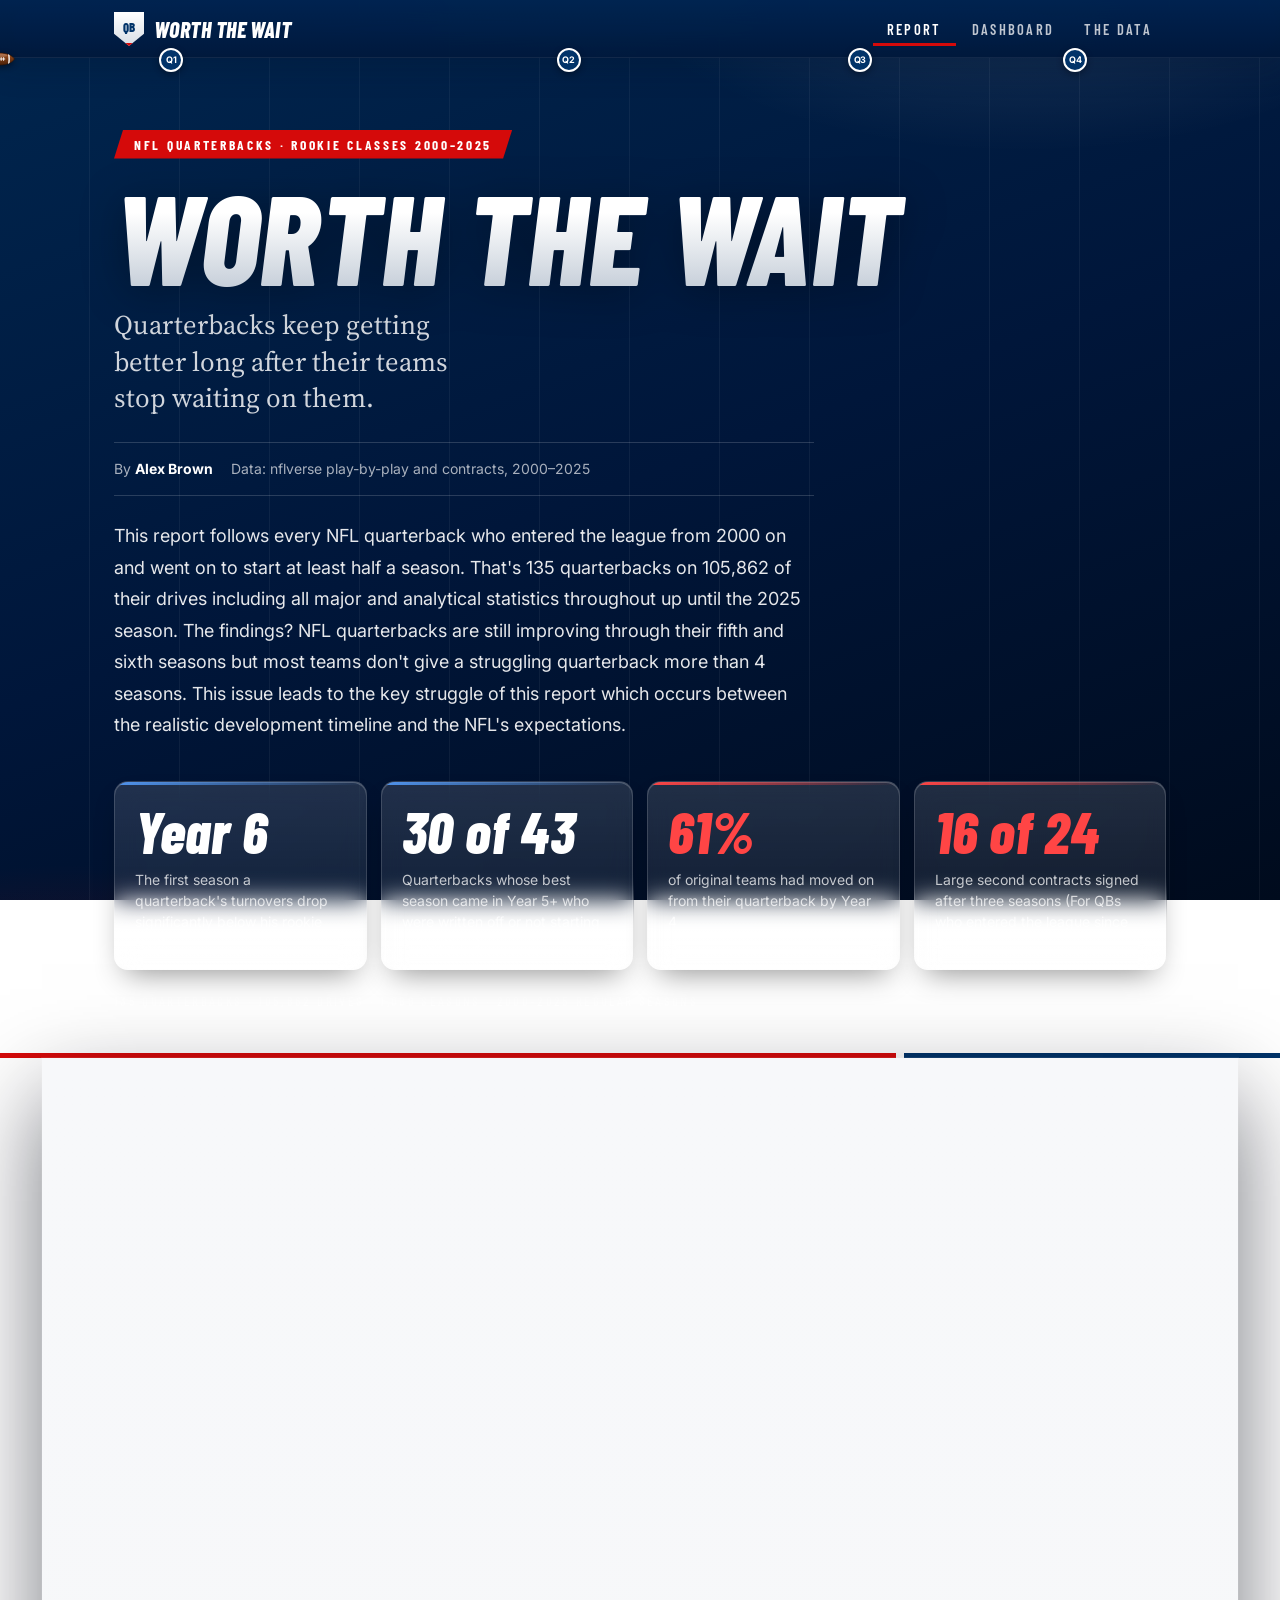
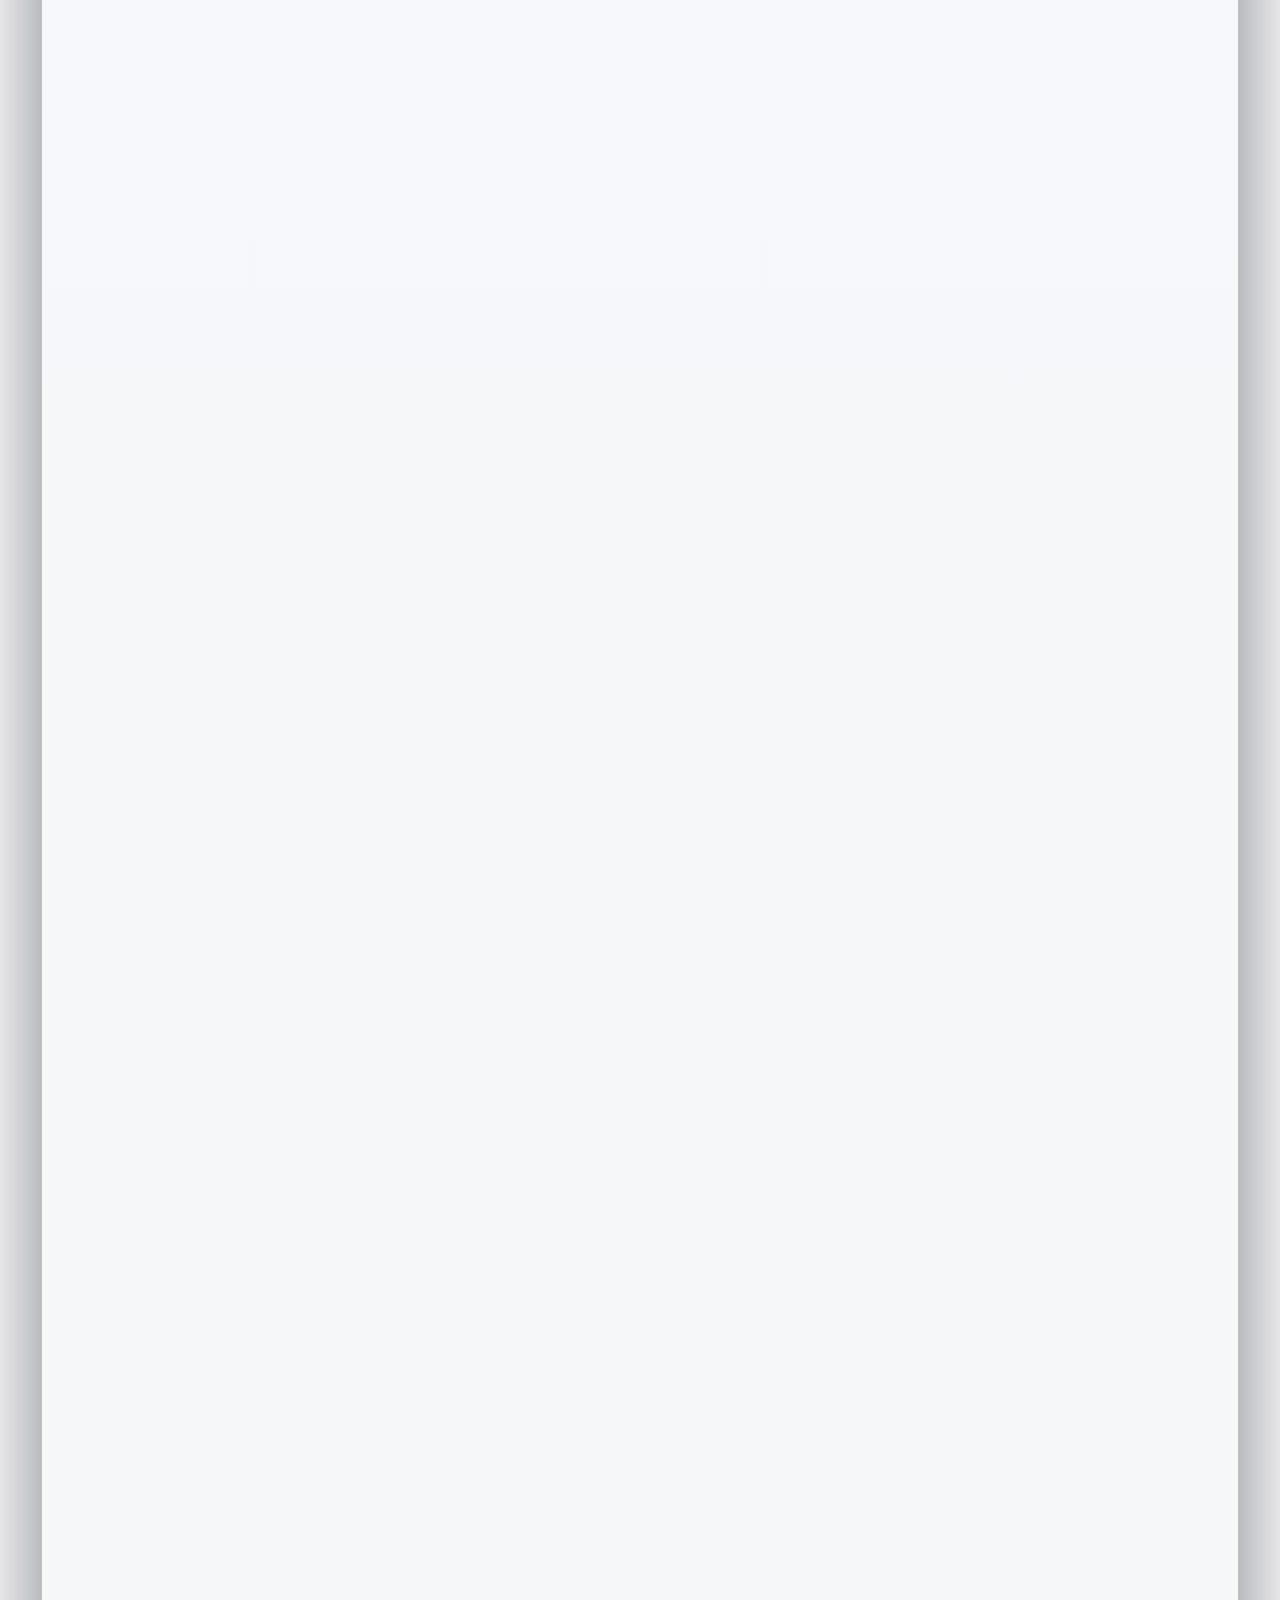
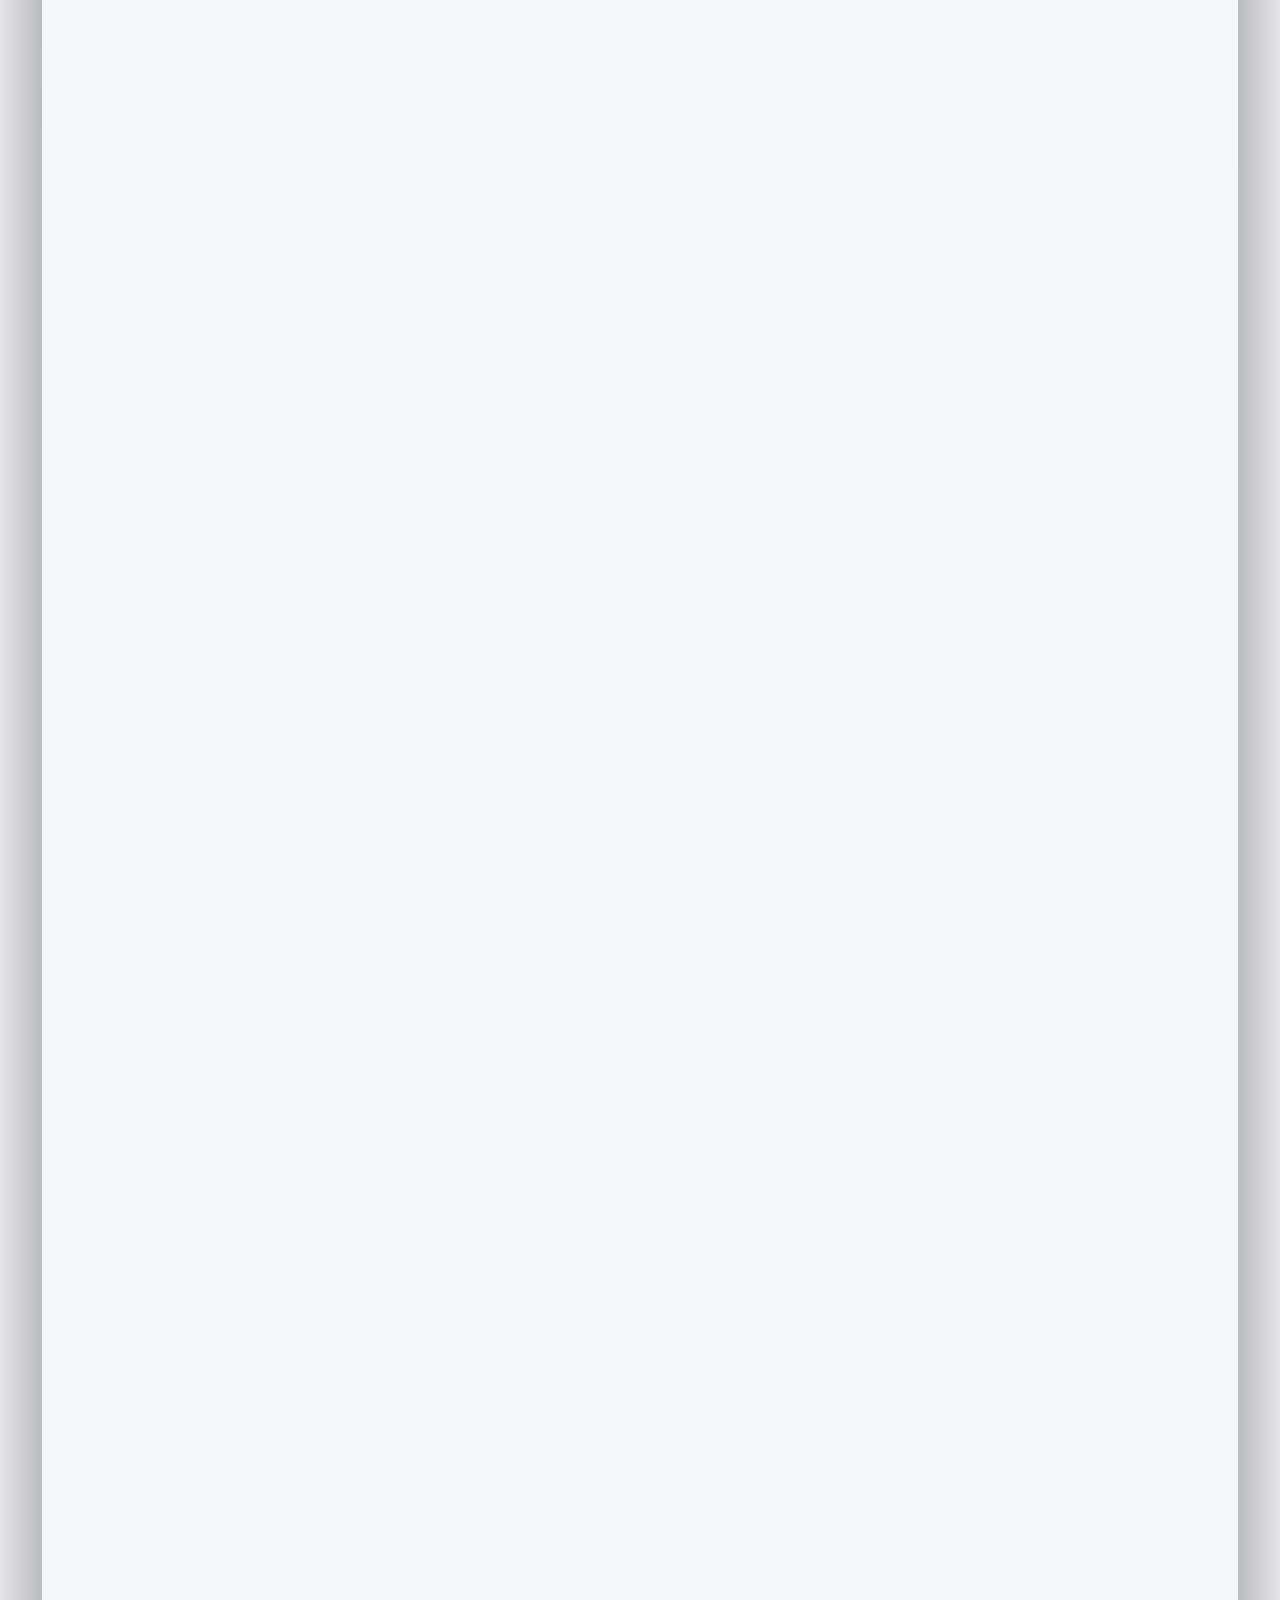
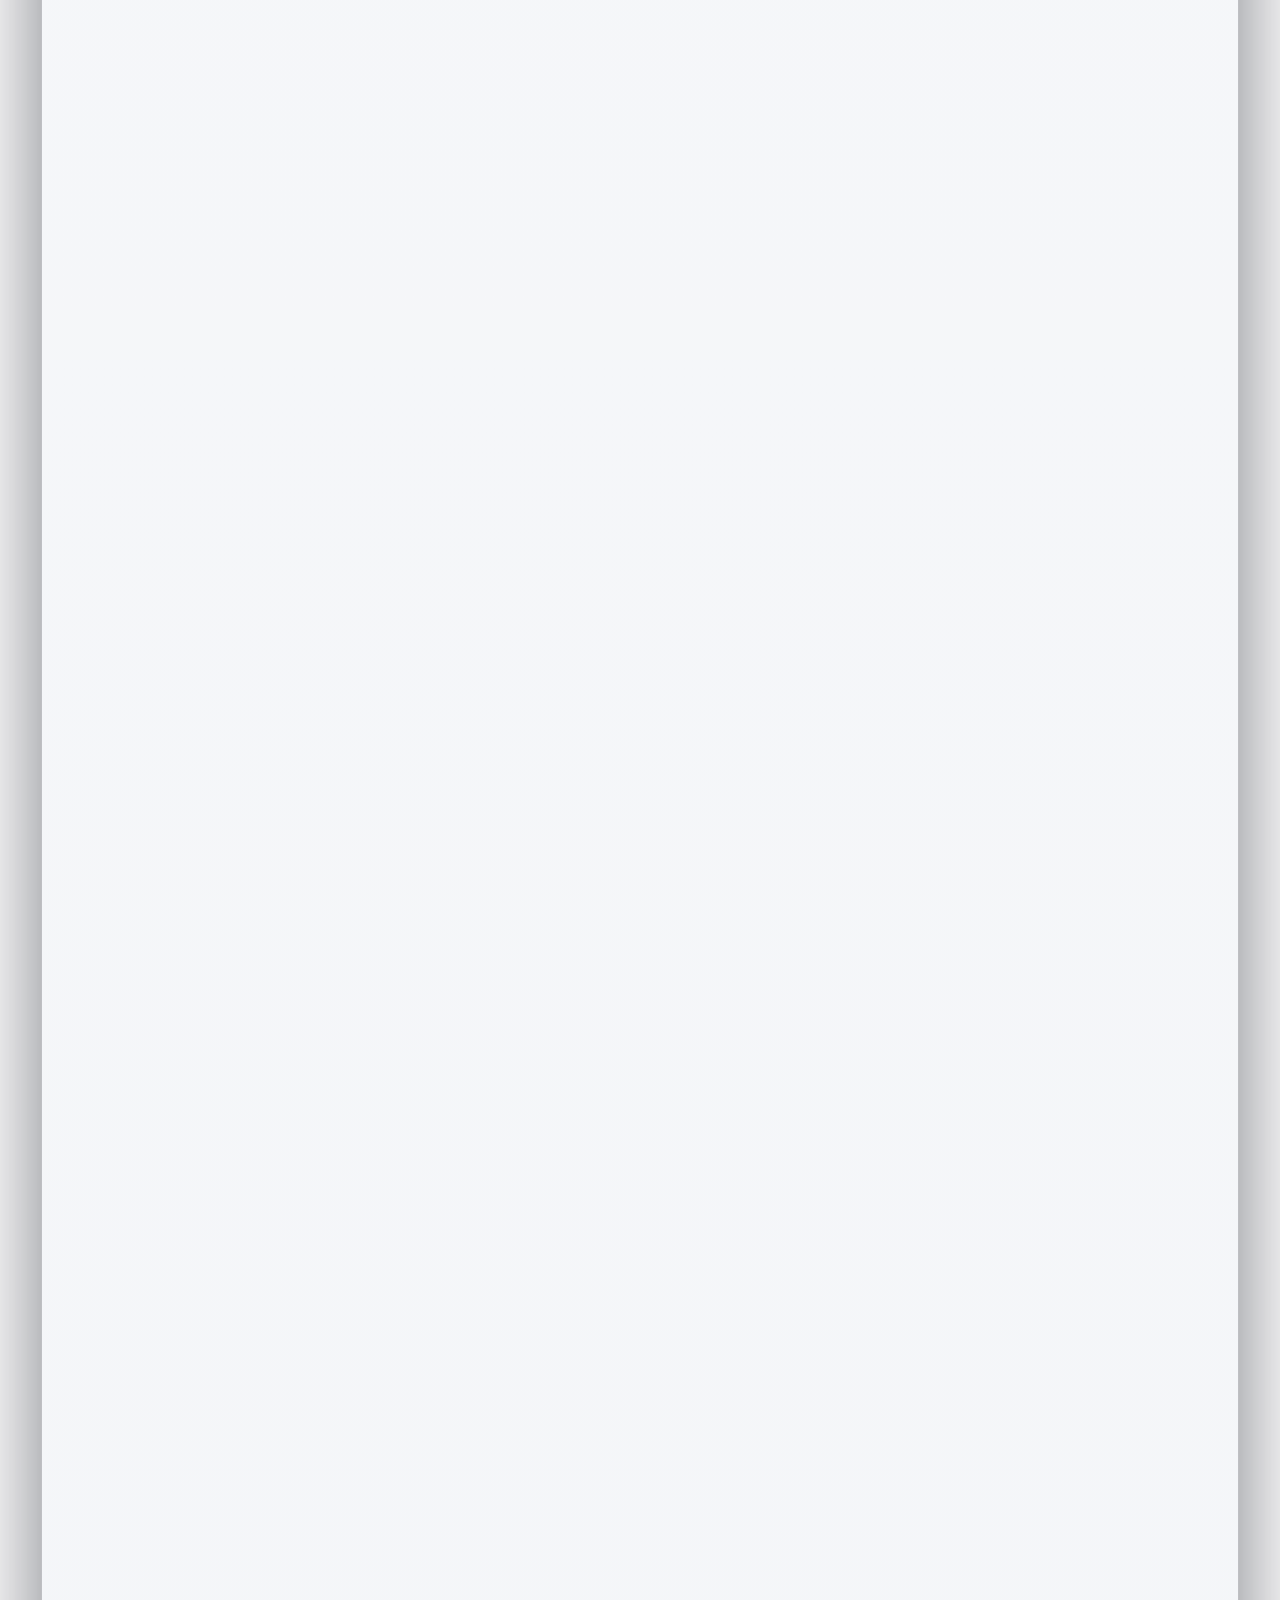
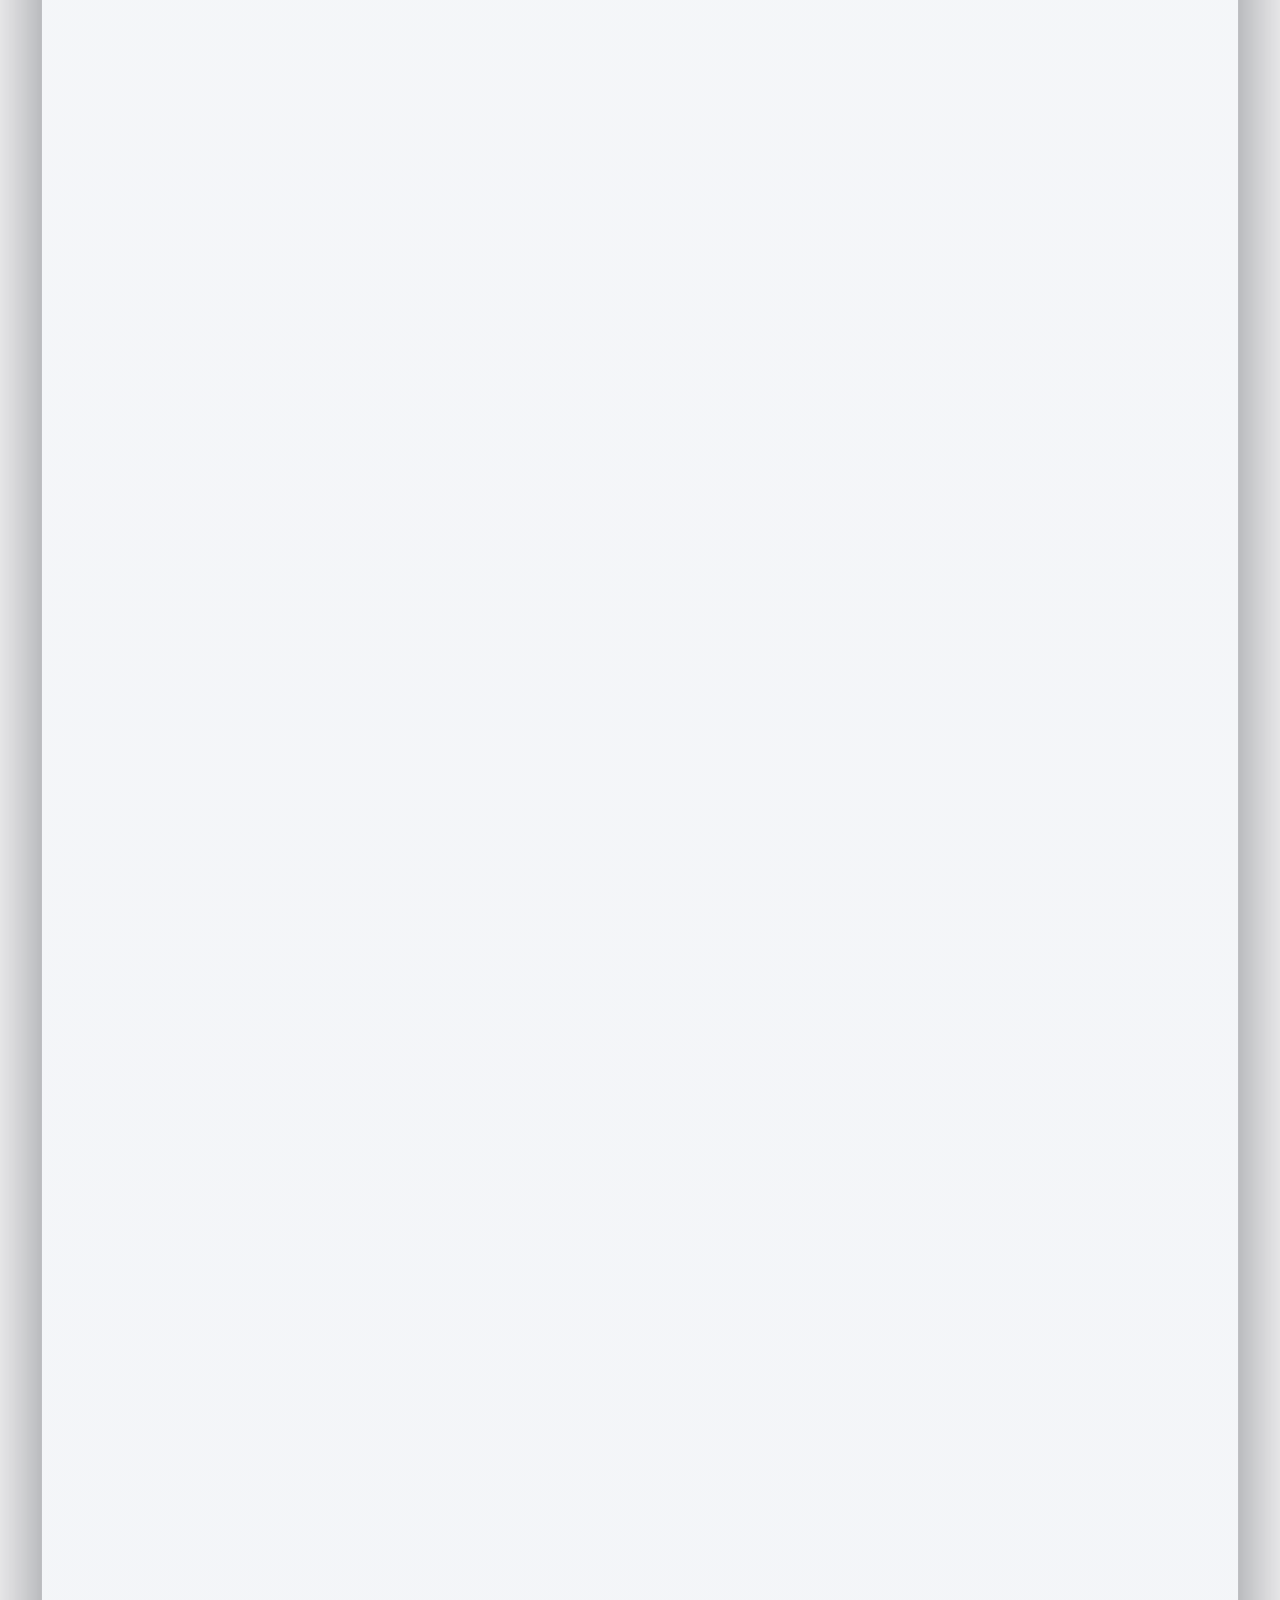
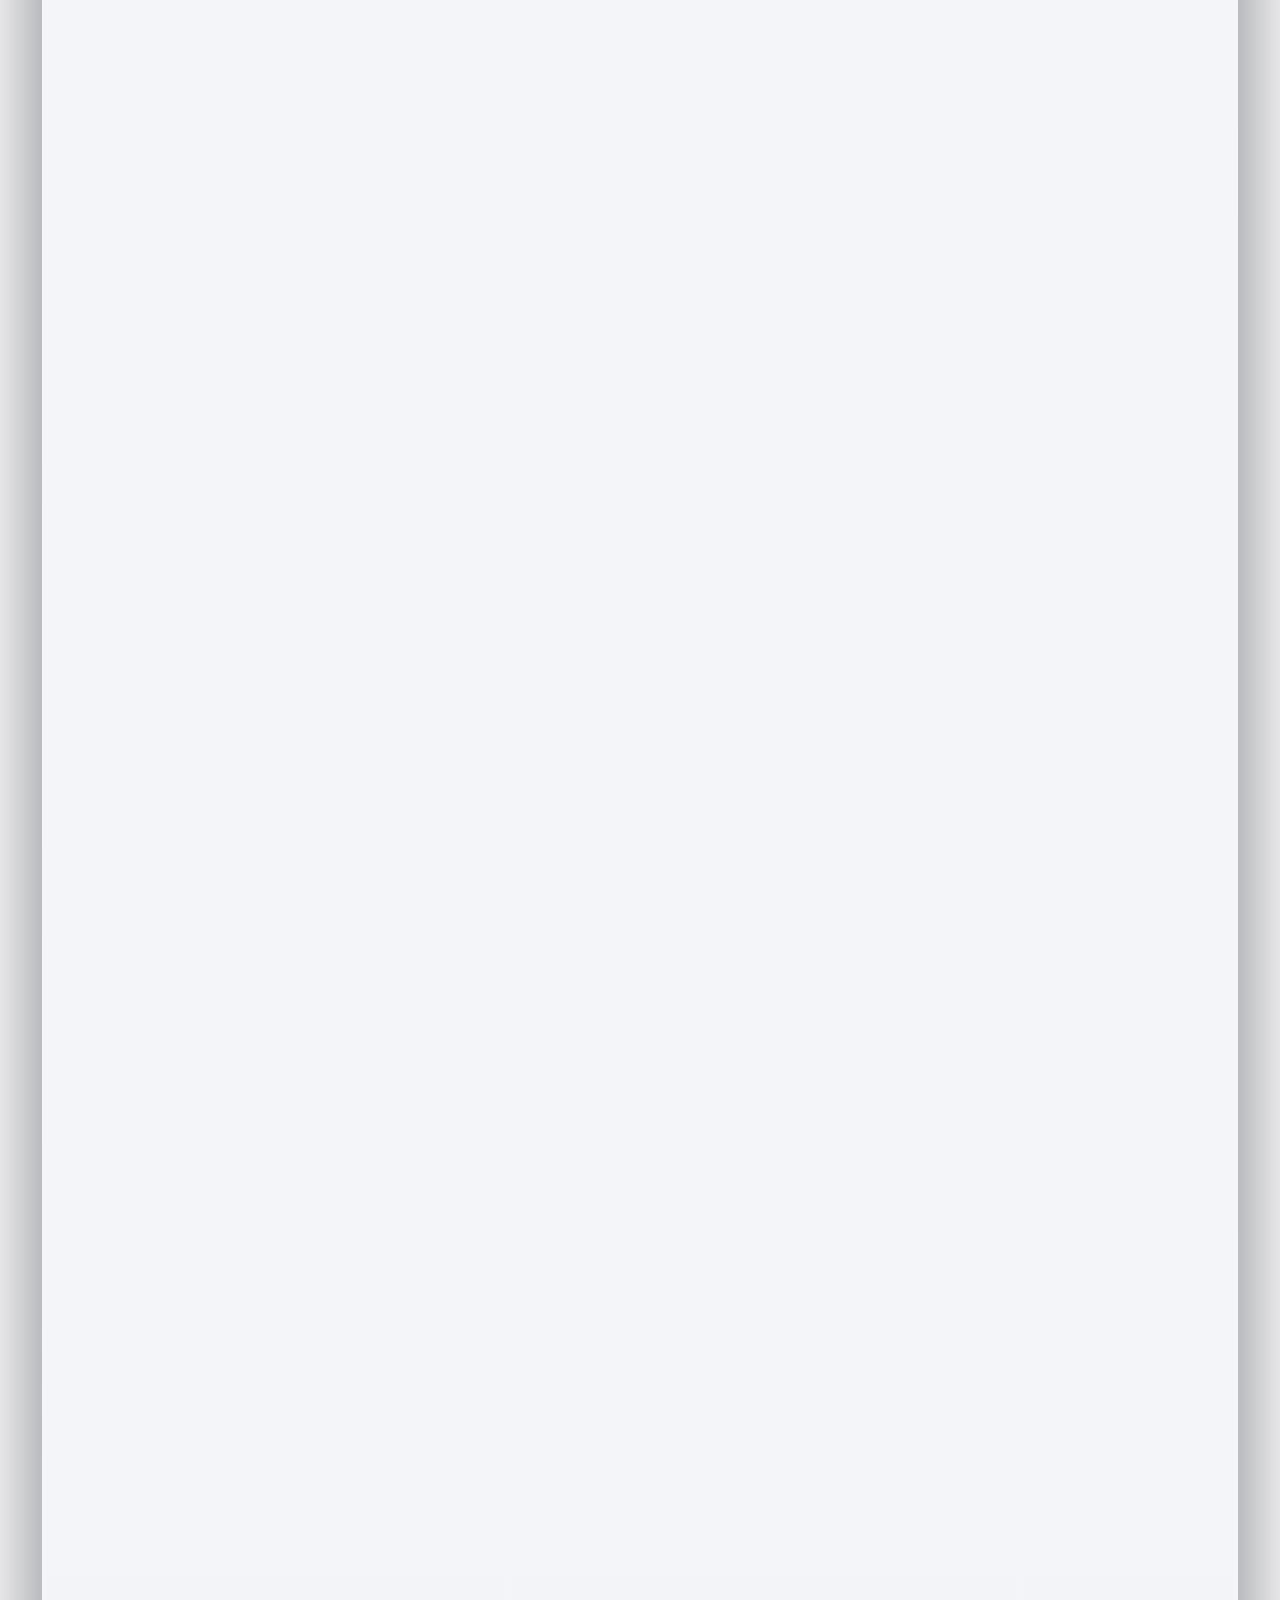
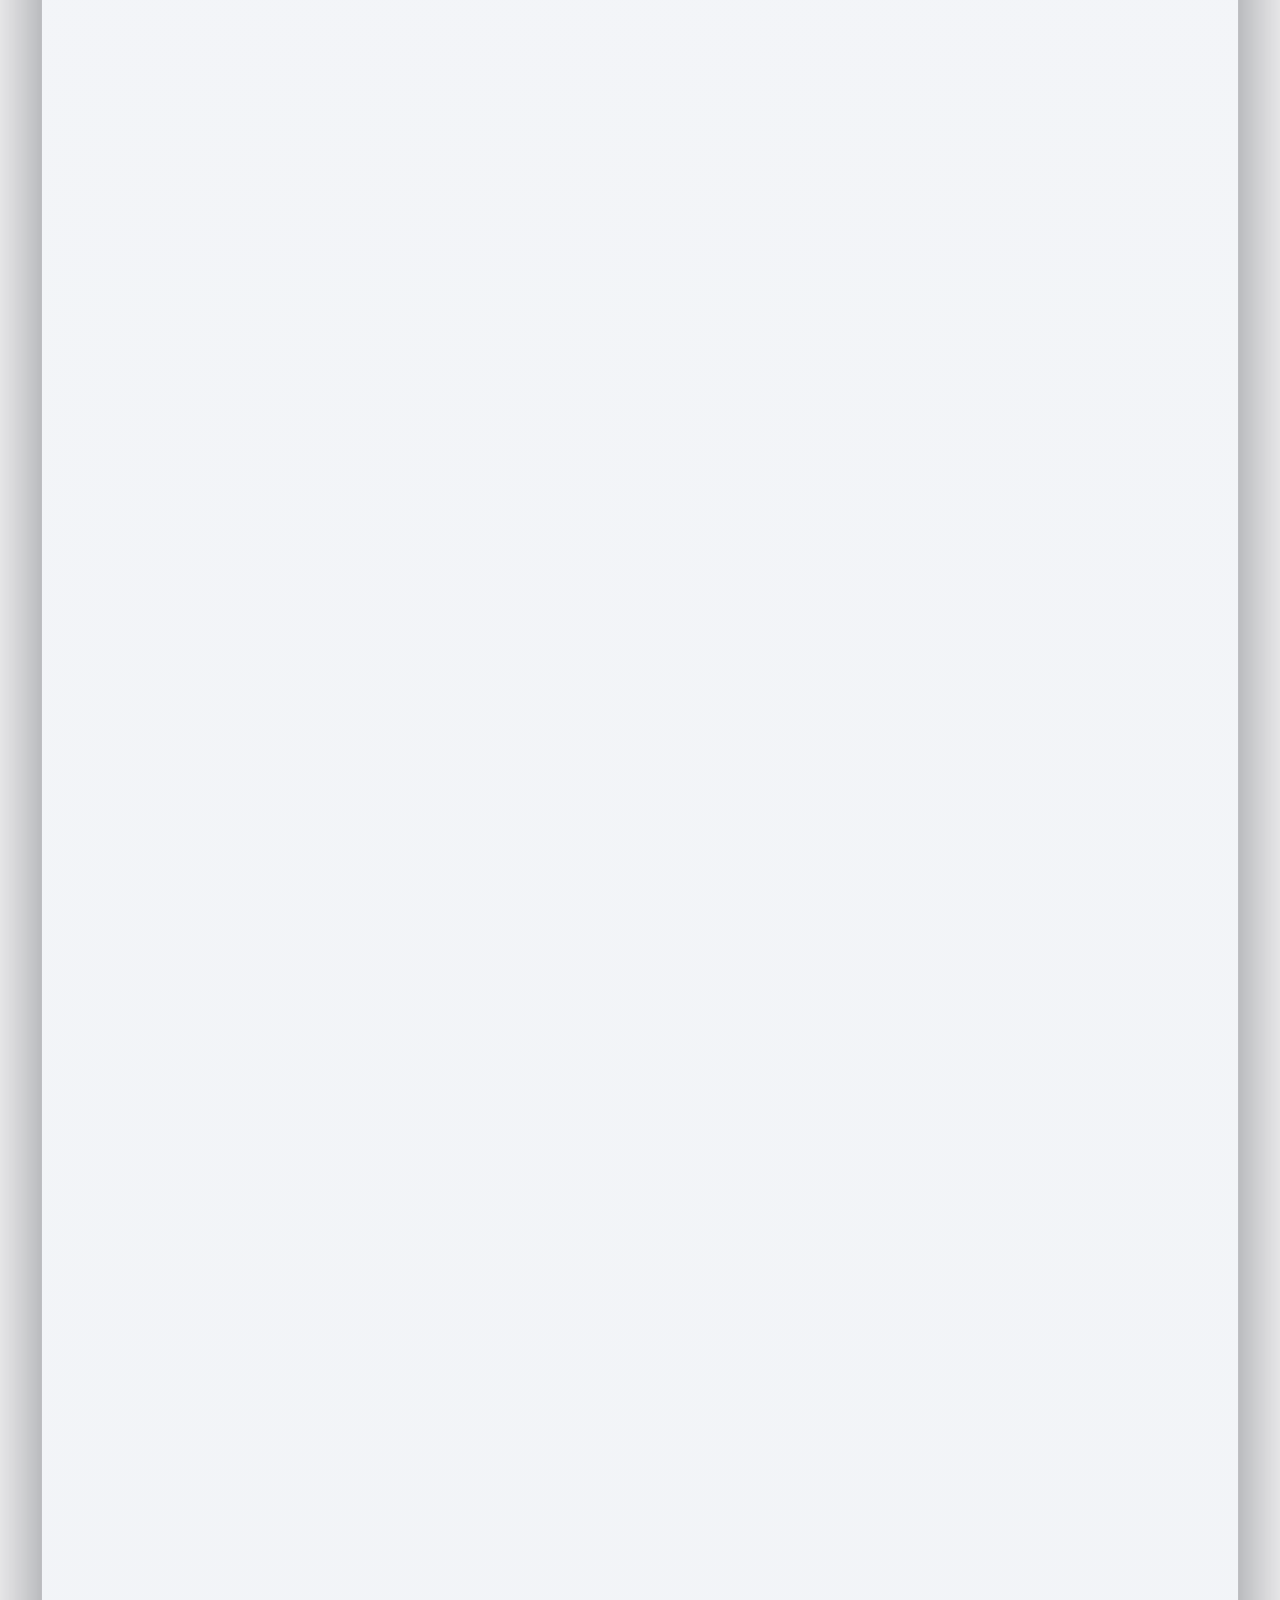
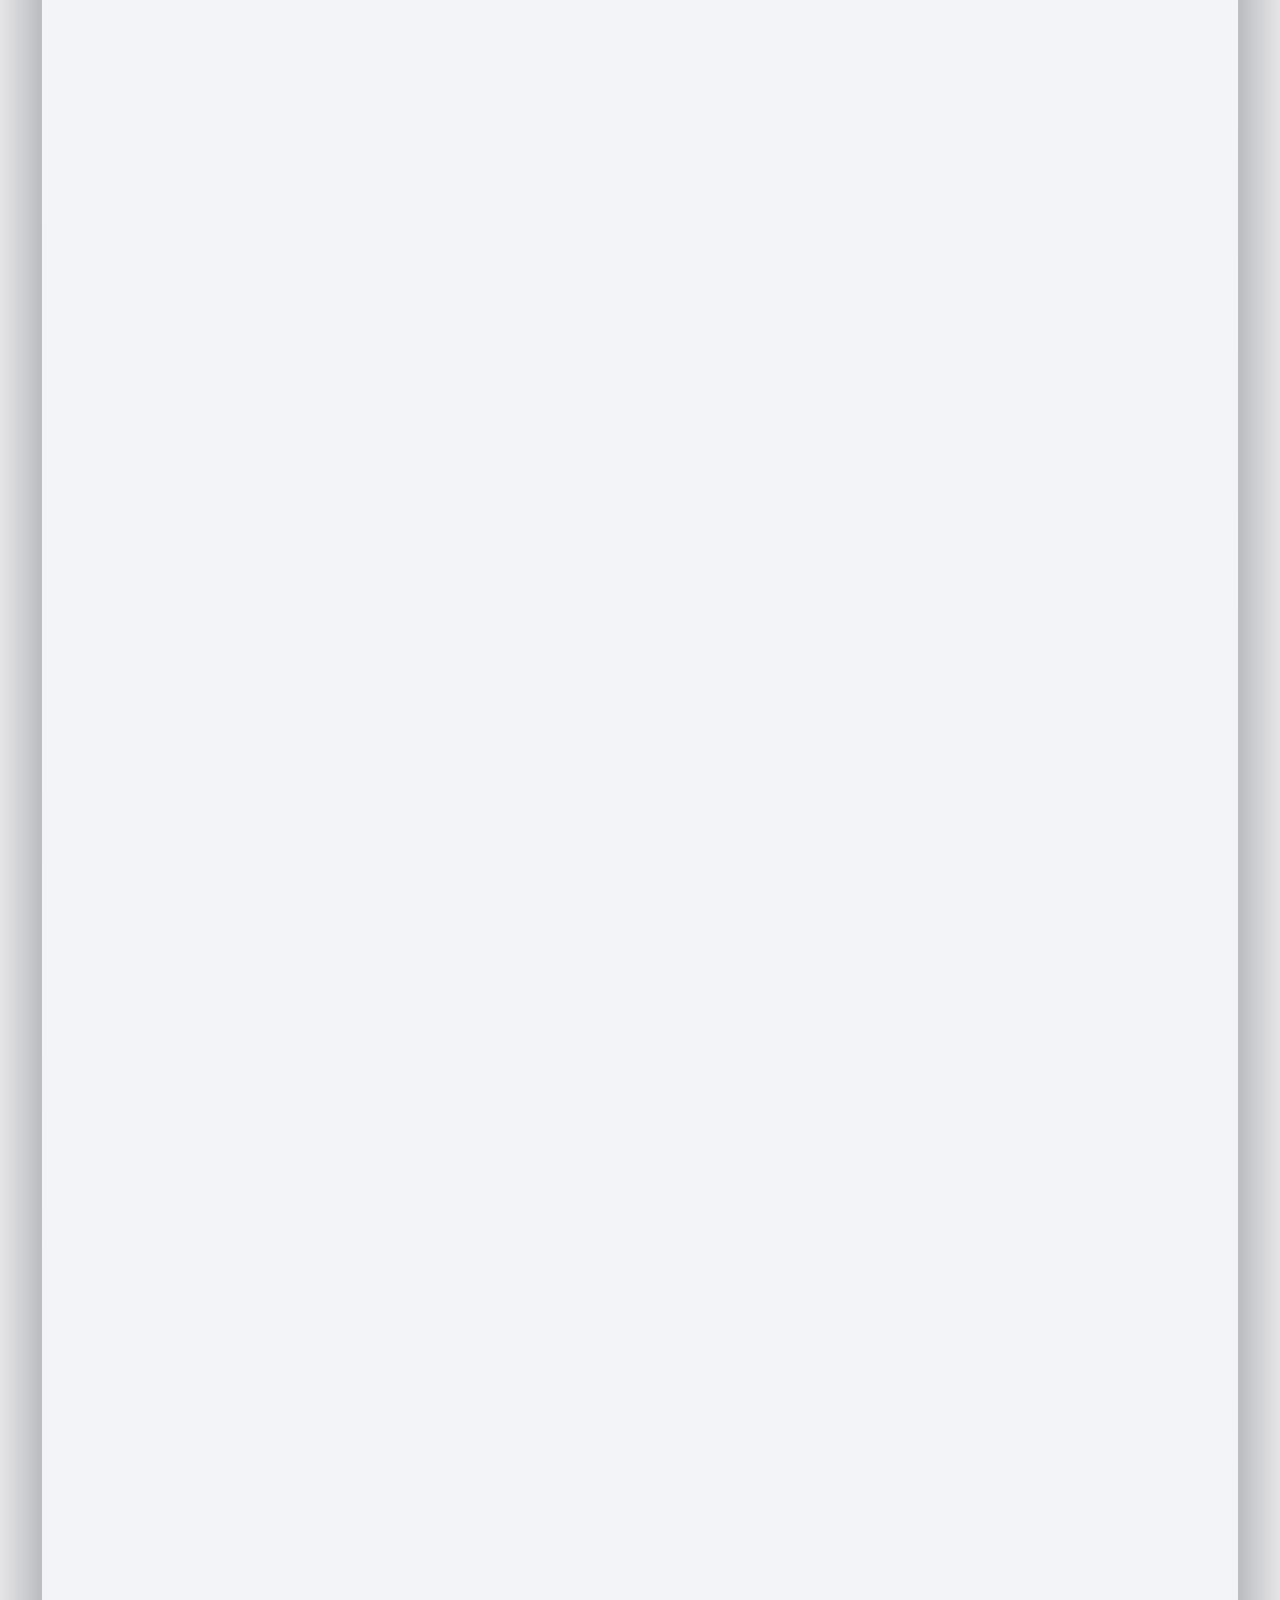
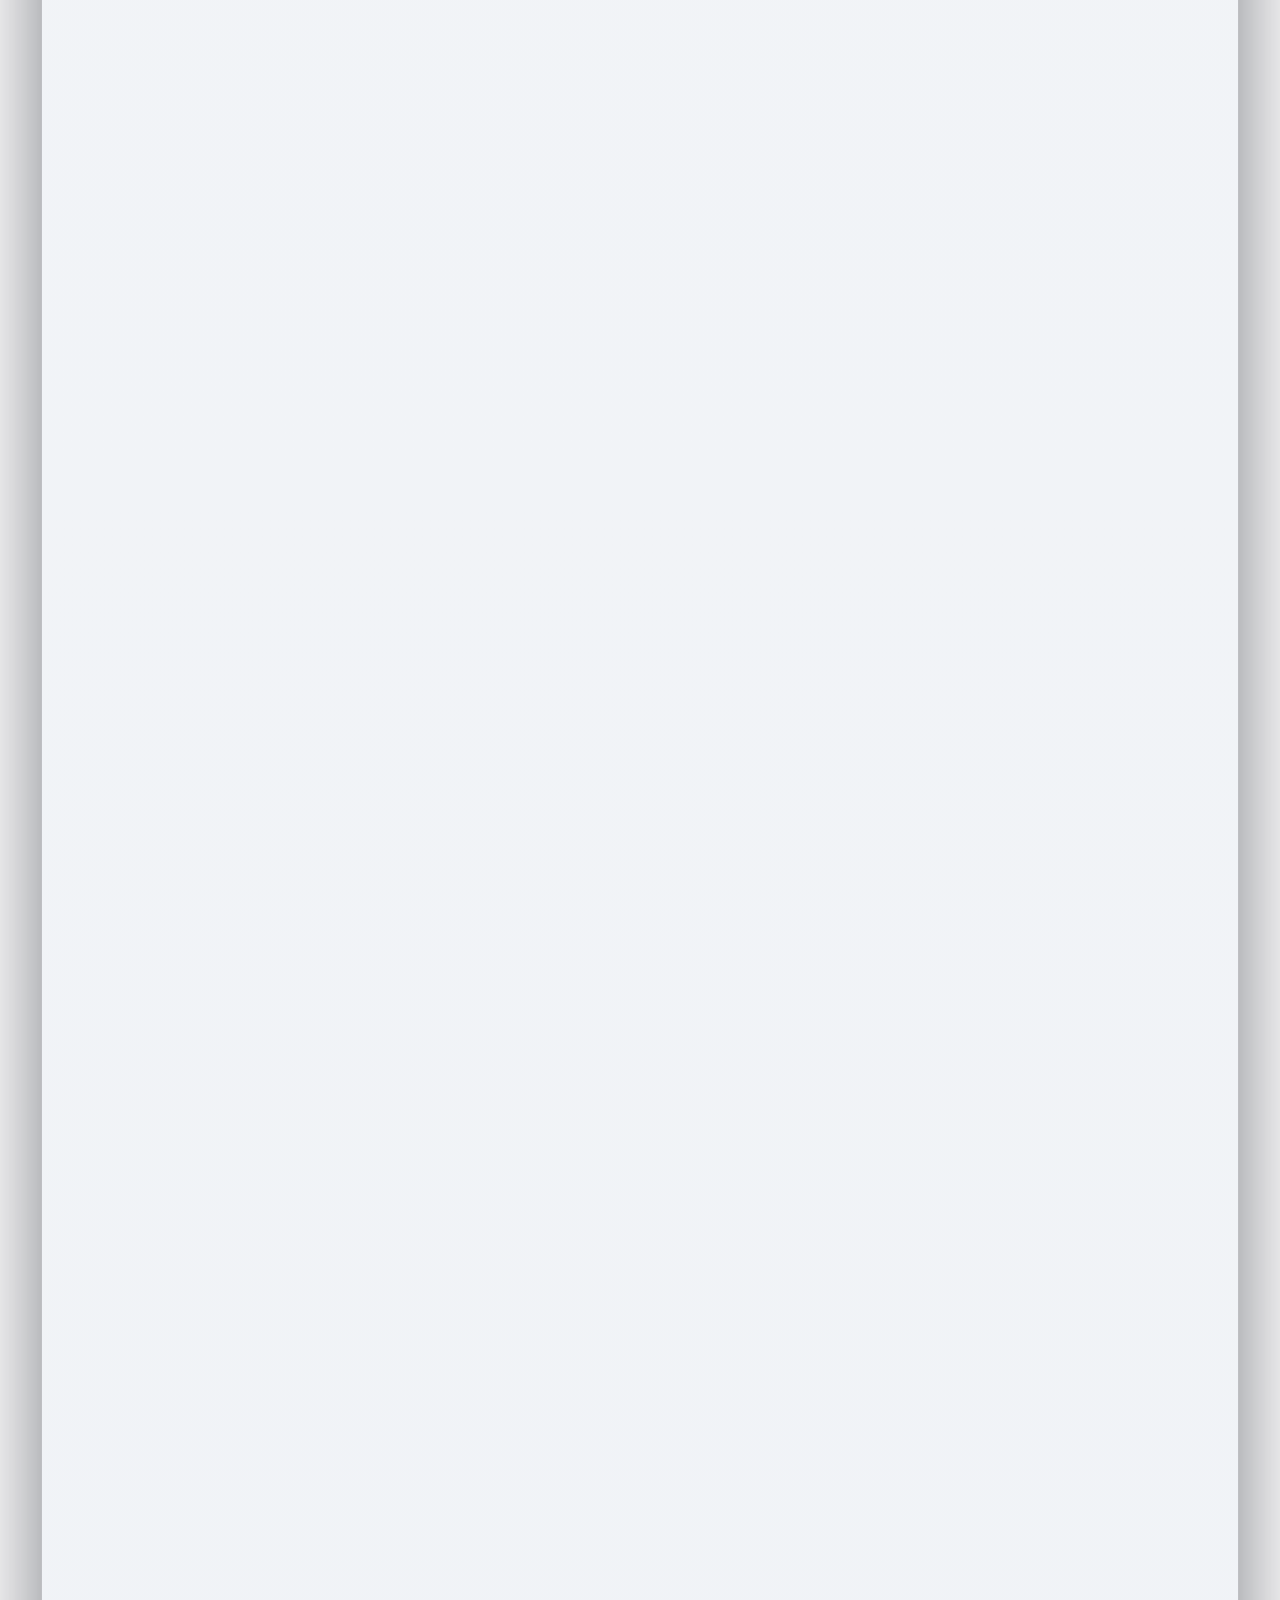
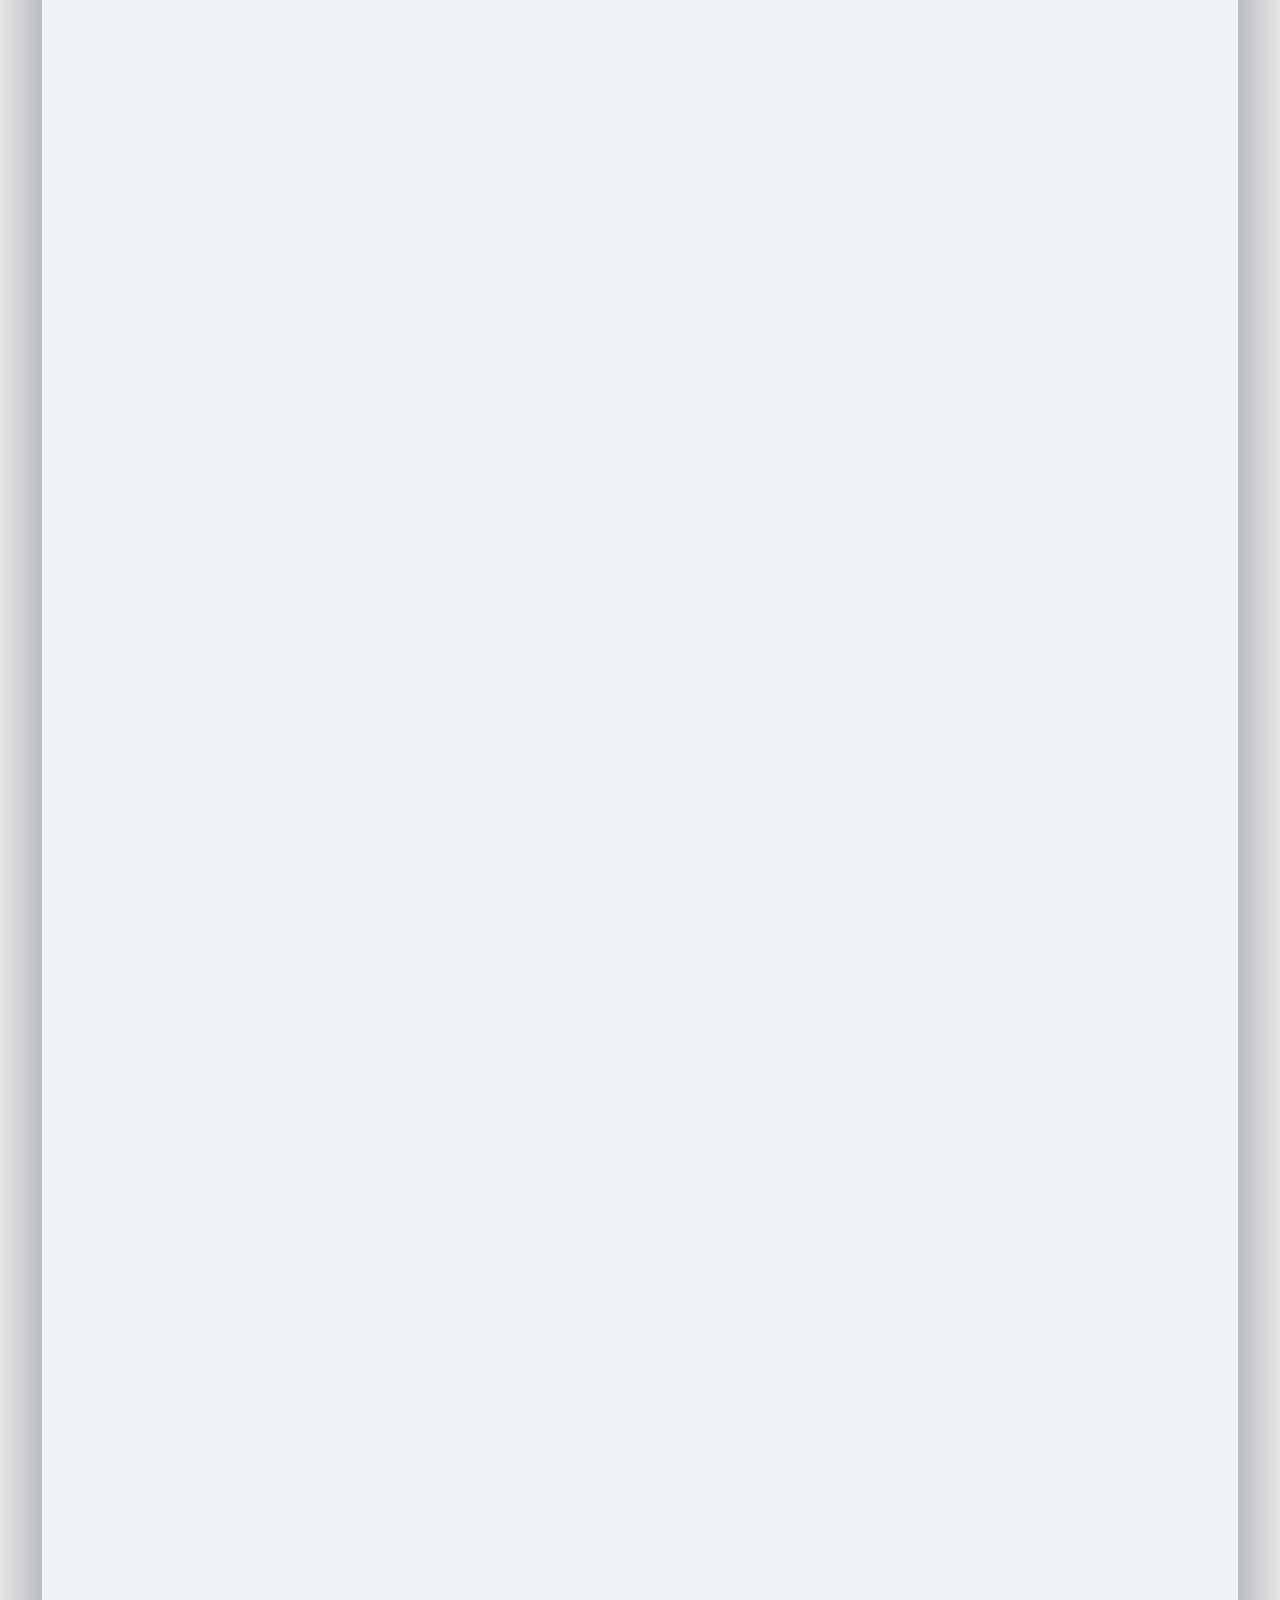
<file: index.html>
<!doctype html>
<html lang="en">
<head>
  <meta charset="utf-8">
  <meta name="viewport" content="width=device-width, initial-scale=1">
  <title>Worth the Wait</title>
  <meta name="description" content="NFL quarterbacks keep improving long after most teams stop waiting on them. A drive-by-drive look at every starting QB who entered the league from 2000 to 2025.">
  <link rel="preconnect" href="https://fonts.googleapis.com">
  <link rel="preconnect" href="https://fonts.gstatic.com" crossorigin>
  <link href="https://fonts.googleapis.com/css2?family=Inter:wght@400;500;600&family=Oswald:wght@500;700&family=Barlow+Condensed:ital,wght@0,500;0,600;0,700;0,800;1,700;1,800&family=Source+Serif+4:opsz,wght@8..60,400;8..60,600;8..60,700&display=swap" rel="stylesheet">
  <!-- the pro theme is the default; ?look=plain switches to the plain look and ?look=pro back (remembered in this browser) -->
  <script>(function(){var l="pro";try{var q=new URLSearchParams(location.search).get("look");if(q)localStorage.setItem("qb-theme",q);l=q||localStorage.getItem("qb-theme")||"pro"}catch(e){}if(l!=="plain")document.documentElement.classList.add("glass","pro")})()</script>
  <link rel="stylesheet" href="assets/style.css?v=20261001w">
</head>
<body>

<nav class="nav" aria-label="Site">
  <div class="wrap">
    <a class="brand" href="index.html"><span class="brand-mark">QB</span><span>Worth the Wait</span></a>
    <div class="nav-links">
      <a href="index.html" aria-current="page">Report</a>
      <a href="dashboard.html">Dashboard</a>
      <a href="#about">The Data</a>
    </div>
  </div>
  <div class="quarters" id="quarters" aria-label="Jump to a quarter"></div>
  <div class="progress" id="progress">
    <span class="football" id="football" aria-hidden="true">
      <i class="speed"></i><i class="speed"></i><i class="speed"></i>
      <svg viewBox="0 0 40 22">
        <defs>
          <linearGradient id="fb-leather" x1="0" y1="0" x2="0" y2="1">
            <stop offset="0" stop-color="#a85a2a"/><stop offset=".45" stop-color="#7a3b14"/><stop offset="1" stop-color="#4a210a"/>
          </linearGradient>
          <clipPath id="fb-clip"><path d="M2,11 C8,1 32,1 38,11 C32,21 8,21 2,11 Z"/></clipPath>
        </defs>
        <path d="M2,11 C8,1 32,1 38,11 C32,21 8,21 2,11 Z" fill="url(#fb-leather)" stroke="#2e1405" stroke-width=".8"/>
        <g clip-path="url(#fb-clip)">
          <path id="fb-stripe-a" d="M9.5,3 Q7.6,11 9.5,19" fill="none" stroke="#fff" stroke-width="1.7"/>
          <path id="fb-stripe-b" d="M30.5,3 Q32.4,11 30.5,19" fill="none" stroke="#fff" stroke-width="1.7"/>
          <g id="fb-laces">
            <line x1="14" y1="0" x2="26" y2="0" stroke="#fff" stroke-width="1.1" stroke-linecap="round"/>
            <g stroke="#fff" stroke-width="1.1" stroke-linecap="round">
              <line x1="15.5" y1="-1.8" x2="15.5" y2="1.8"/><line x1="18.5" y1="-1.8" x2="18.5" y2="1.8"/>
              <line x1="21.5" y1="-1.8" x2="21.5" y2="1.8"/><line x1="24.5" y1="-1.8" x2="24.5" y2="1.8"/>
            </g>
          </g>
          <ellipse cx="18" cy="6.5" rx="11" ry="2.4" fill="#fff" opacity=".18"/>
        </g>
      </svg>
    </span>
  </div>
</nav>

<header class="hero">
  <div class="wrap">
    <p class="kicker">NFL quarterbacks · Rookie classes 2000–2025</p>
    <h1>Worth the Wait</h1>
    <p class="dek">Quarterbacks keep getting better long after their teams stop waiting on them.</p>
    <p class="byline"><span>By <strong>Alex Brown</strong></span><span>Data: nflverse play-by-play and contracts, 2000–2025</span></p>
    <p class="summary">
      This report follows every NFL quarterback who entered the league from 2000 on and went on to
      start at least half a season. That's 135 quarterbacks on 105,862 of their drives including all
      major and analytical statistics throughout up until the 2025 season. The findings? NFL
      quarterbacks are still improving through their fifth and sixth seasons but most teams don't give
      a struggling quarterback more than 4 seasons. This issue leads to the key struggle of this report
      which occurs between the realistic development timeline and the NFL's expectations.
    </p>

    <div class="scoreboard" aria-label="Headline numbers">
      <div class="score"><div class="value" data-count="6" data-prefix="Year ">Year 6</div>
        <div class="label">The first season a quarterback's turnovers drop significantly below his rookie level</div></div>
      <div class="score"><div class="value" data-count="30" data-suffix=" of 43">30 of 43</div>
        <div class="label">Quarterbacks whose best season came in Year 5+ who were written off or not starting in Years 1–3</div></div>
      <div class="score team"><div class="value" data-count="61" data-suffix="%">61%</div>
        <div class="label">of original teams had moved on from their quarterback by Year 4</div></div>
      <div class="score team"><div class="value" data-count="16" data-suffix=" of 24">16 of 24</div>
        <div class="label">Large second contracts signed after three seasons (For QBs who entered the league since 2011)</div></div>
    </div>
    <p class="dataset-line">135 quarterbacks · 105,862 drives · 1,089 seasons · 2000–2025 regular seasons</p>
  </div>
</header>

<main class="wrap">

  <!-- ================= CAREER EXPLORER ================= -->
  <section class="explorer reveal" id="explorer" aria-labelledby="explorer-title">
    <div class="explorer-head">
      <div>
        <p class="kicker" style="margin:0 0 10px">Follow a career</p>
        <h2 id="explorer-title">Watch a quarterback develop</h2>
        <p>Pick a quarterback's career and track the changes in their production on the field. Each dial
          shows how that season ranks against all 625 starting seasons in the data.</p>
      </div>
      <div class="picker">
        <label for="qb-select" class="note">Quarterback</label>
        <select id="qb-select"></select>
        <button class="btn h2h-btn" id="h2h" type="button" aria-pressed="false">Head-to-head</button>
        <button class="btn share-btn" id="share" type="button">Share this career</button>
      </div>
    </div>
    <div class="quick" id="quick"><span>Try:</span><span class="keys">← → step through seasons · Space plays the career · swipe the jersey on a phone</span></div>
    <div class="explorer-body">
      <div class="dials">
        <div class="dial-a">
          <p class="vs-name" id="vs-a"></p>
          <div class="dial-wrap" id="dial"></div>
        </div>
        <div class="dial-b" id="dial-b-box" hidden>
          <div class="vs-bar"><label for="qb-select-b" class="vs-label">vs.</label><select id="qb-select-b"></select></div>
          <div class="dial-wrap" id="dial-b"></div>
          <p class="vs-note" id="vs-note"></p>
          <div class="vs-seasons" id="seasons-b"></div>
          <label class="vs-match"><input type="checkbox" id="h2h-match"> Match career years (the right side follows the left)</label>
        </div>
      </div>
      <div class="season-panel">
        <div class="season-title">
          <h3 id="s-name">–</h3>
          <span class="yr" id="s-year">–</span>
        </div>
        <p class="season-meta" id="s-meta"></p>
        <div class="statline" id="s-stats"></div>
        <div class="timeline">
          <div class="timeline-head">
            <h4>Career, season by season</h4>
            <button class="play" id="play" type="button">▶ Play career</button>
          </div>
          <div class="seasons" id="seasons"></div>
          <div class="career-chart" id="career-chart"></div>
          <p class="note" id="career-note"></p>
        </div>
      </div>
    </div>
  </section>

  <!-- ================= PART 1 ================= -->
  <div class="part reveal" id="part1">
    <div class="part-label">Part 1 · The first quarter</div>
    <h2>The learning curve is long</h2>
    <p class="part-intro">If quarterbacks were finished products after a year or two, a short leash would make sense.
      They are not. Take a look at turnovers, efficiency, and when their best seasons arrive. The truth is that many
      quarterbacks are still improving in Years 5, 6, and beyond.</p>
  </div>

  <section class="finding" id="f1">
    <div class="finding-text reveal">
      <div class="num">Finding 01</div>
      <h3>Turnovers don't really fall until Year 6</h3>
      <p>A rookie quarterback gives the ball away by interception or a fumble he loses about
        <strong>10.9 times every 100 drives</strong>. For the next four seasons that statistic barely moves:
        <strong>10.4, 10.6, 10.7 and 10.7</strong>. None of those years is statistically different from the
        rookie year (every p-value is above 0.2).</p>
      <p>Year 6 is the first real drop, to <strong>9.5 per 100 drives</strong> (p = 0.002 against the rookie
        year). That is about 12% fewer giveaways, and it takes five full seasons to get there. It stays below
        the rookie level after that, though Years 8 and 9 drift back toward 10.</p>
    </div>
    <div class="card reveal delay" data-chart="f1">
      <div class="card-head">
        <div><p class="card-title">Turnovers per 100 drives, by career year</p>
          <p class="card-sub">All 135 QBs, regular season. The shaded band is a 95% confidence interval.</p></div>
      </div>
      <div class="chart"></div>
      <div class="method">
        <h5>How it's calculated</h5>
        <p class="formula">Turnovers per 100 drives = (interceptions + fumbles the QB lost) ÷ drives × 100</p>
        <p>Out of every 100 possessions a quarterback runs, how many end with him giving the ball to the other team.
          Each career year pools every quarterback in that year of his career. The band shows how much the number
          could move by chance: ± 1.96 × √turnovers ÷ drives × 100. The p-value compares each year with the rookie year
          (a two-proportion z-test); below 0.05 means the difference is unlikely to be chance.</p>
      </div>
      <p class="explore"><a href="dashboard.html#qb=all&metric=to">See turnovers by career year for any QB, quarter or game situation in the dashboard →</a></p>
      <div class="card-foot"></div>
      <div class="tbl" hidden></div>
    </div>
  </section>

  <section class="finding" id="f2">
    <div class="finding-text reveal">
      <div class="num">Finding 02</div>
      <h3>Most quarterbacks who had their best seasons later were written off early or had simply been waiting their turn</h3>
      <p>A quarterback's <strong>best season</strong> is the one where his EPA per play was furthest above the league
        average (both are explained below the chart). Among the 73 quarterbacks whose careers lasted at least eight seasons, 30 had their best season before
        Year 5, including Patrick Mahomes, Lamar Jackson and Cam Newton in Year 2. Early stars are real, but where do
        the rest fall?</p>
      <p>43 had their best season in Year 5 or later. Longer careers have more seasons to peak in, so the count is not the
        point; who they were is. <strong>15 were "write-offs"</strong>: they started in Years 1–3 and played below
        average, like Drew Brees, Matthew Stafford, Ryan Tannehill, Alex Smith, Sam Darnold and Geno Smith. People
        looked at their early production and labeled them as busts, failures, or "write-offs".
        <strong>15 more were understudies</strong>: they were not starting yet, usually because they were behind an
        established veteran, like Aaron Rodgers behind Brett Favre or Kirk Cousins behind Robert Griffin III.</p>
    </div>
    <div class="card reveal delay" data-chart="f2">
      <div class="card-head">
        <div><p class="card-title">When each quarterback had his best season</p>
          <p class="card-sub">73 QBs whose careers reached Year 8 (rookie classes 2000–2018). Hover a bar for the names.</p></div>
      </div>
      <div class="chart"></div>
      <div class="legend"><span><i style="background:var(--c-team)"></i>Write-off: started in Years 1–3, below average</span>
        <span><i style="background:var(--c-qb)"></i>Understudy: not starting in Years 1–3</span>
        <span><i style="background:var(--c-neutral)"></i>Above average in Years 1–3</span></div>
      <div class="method">
        <h5>What EPA means</h5>
        <p class="define">To compare seasons, this report uses <strong>EPA, expected points added</strong>, the standard way analysts grade a single play. Before every snap, the down, the distance and the spot on the field say how many points an offense can expect to score on that drive: first-and-10 at your own 25 is worth about <strong>1.1 points</strong>, first-and-10 at the opponent's 25 about <strong>4.1</strong>. A play's EPA is how much it changes that number. From 2021 to 2025, a touchdown pass averaged <strong>+2.8</strong>, a third-down completion that moved the chains +2.1, an incompletion −0.9, a sack −1.8 and an interception <strong>−4.4</strong>. Averaged per play, it rewards the plays that help a team score and punishes the ones that hurt, whatever the box score says.</p>
        <h5>How it's calculated</h5>
        <p class="formula">EPA per play = sum of EPA on the QB's plays ÷ number of his plays</p>
        <p class="formula">EPA vs league = his EPA per play − league EPA per play that season</p>
        <p>His plays are his passes, sacks, scrambles and designed runs. The league figure pools every NFL quarterback's
          plays that season, so a 2005 season and a 2024 season are each judged against their own year. The best season
          is his season with 8+ starts that has the highest EPA vs league. Write-off: his EPA vs league, pooled over all his
          starting seasons in Years 1–3, is below 0. Understudy: he had no season with 8+ starts in Years 1–3.</p>
      </div>
      <p class="explore"><a href="dashboard.html#qb=all&metric=epa">Compare any QB's EPA curve with the whole group in the dashboard →</a></p>
      <div class="card-foot"></div>
      <div class="tbl" hidden></div>
    </div>
  </section>

  <section class="finding" id="f3">
    <div class="finding-text reveal">
      <div class="num">Finding 03</div>
      <h3>Most good quarterbacks show it early, but a third are late bloomers</h3>
      <p>Of the 104 quarterbacks with at least one starting season, <strong>63</strong> eventually had an above-average
        season. Most of them, 41, did it by Year 3. Teams are right that good quarterbacks often show it early. But
        <strong>22 of the 63 (35%)</strong> did not get there until Year 4 or later, and 15 not until Year 5 or later:
        Aaron Rodgers, Drew Brees, Tony Romo and Kirk Cousins in Year 4, Alex Smith and Sam Darnold in Year 7, Geno
        Smith in Year 10. A team that judges its quarterback after three seasons gives up on the analytical evidence that quarterbacks need time.</p>
    </div>
    <div class="card reveal delay" data-chart="f3">
      <div class="card-head">
        <div><p class="card-title">First above-average season for each quarterback</p>
          <p class="card-sub">The 63 NFL QBs who have beat the league average (rookie classes 2000–2018). Hover a bar for the names.</p></div>
      </div>
      <div class="chart"></div>
      <div class="legend"><span><i style="background:var(--c-neutral)"></i>Showed it by Year 3</span>
        <span><i style="background:var(--c-qb)"></i>Late bloomer: Year 4 or later</span></div>
      <div class="method">
        <h5>What league average means</h5>
        <p class="define">Here, <strong>league average</strong> means the average EPA per play of every NFL quarterback in that season, starters and backups together. In 2024 it was +0.047 per play; in 2003 it was −0.027. A season is <strong>above average</strong> when a quarterback's EPA per play beats that season's number, which puts him ahead of the typical NFL passer that year.</p>
        <h5>How it's calculated</h5>
        <p class="formula">League average (season) = sum of EPA on every NFL QB's plays ÷ number of those plays</p>
        <p class="formula">Above average = his EPA per play &gt; league average, in a season with 8+ starts</p>
        <p>For each quarterback, the chart places him at the first career year in which he had an above-average
          starting season. The 41 quarterbacks who never had one are not in the chart.</p>
      </div>
      <p class="explore"><a href="dashboard.html#qb=all&metric=epa">Compare any QB's EPA curve with the whole group in the dashboard →</a></p>
      <div class="card-foot"></div>
      <div class="tbl" hidden></div>
    </div>
  </section>

  <section class="finding" id="f4">
    <div class="finding-text reveal">
      <div class="num">Finding 04</div>
      <h3>Rookie to Year 2 is the biggest jump, but it isn't the peak</h3>
      <p>Let's look at a group of 58 quarterbacks. These are the quarterbacks from the data who started 8+ games in
        Year 5 through their careers, measured by EPA per play against the league average. The jump from rookie year to Year 2 is by
        far the largest: from <strong>0.069 below</strong> average per play to <strong>0.035 above</strong>. Across all quarterbacks with
        back-to-back starting seasons, 74% improve from Year 1 to Year 2, more than in any other year.</p>
      <p>But the group keeps climbing after that, dips in Years 4 and 5, and is at its best in <strong>Year 8
        (+0.061)</strong>. Judging a quarterback by his second season catches him at the start of the climb.</p>
    </div>
    <div class="card reveal delay" data-chart="f4">
      <div class="card-head">
        <div><p class="card-title">EPA per play vs league average, by career year</p>
          <p class="card-sub">The same 58 QBs followed from rookie year (classes 2000–2021)</p></div>
      </div>
      <div class="chart"></div>
      <div class="method">
        <h5>How it's calculated</h5>
        <p class="formula">Group EPA vs league = (sum of EPA − sum of plays × league average) ÷ sum of plays</p>
        <p>Every play by the 58 quarterbacks in a given career year counts once, so a quarterback with more plays counts
          more. 0 is a league-average quarterback. "Improved on the year before" compares each quarterback with himself
          in back-to-back seasons with 8+ starts.</p>
      </div>
      <p class="explore"><a href="dashboard.html#qb=all&metric=epa">Filter the Rookie-to-Year 2 jump by class, quarter or game situation in the dashboard →</a></p>
      <div class="card-foot"></div>
      <div class="tbl" hidden></div>
    </div>
  </section>

  <!-- ================= PART 2 ================= -->
  <div class="part reveal" id="part2">
    <div class="part-label">Part 2 · The second quarter</div>
    <h2>Teams simply don't wait that long</h2>
    <p class="part-intro">Now for the other side of the argument: how long does a team stick with the quarterback it
      started with, and what does money have to do with it? Here, a quarterback's "original team" is the first
      team he played for.</p>
  </div>

  <section class="finding" id="f5">
    <div class="finding-text reveal">
      <div class="num">Finding 05</div>
      <h3>Most teams give up on their quarterback by Year 4</h3>
      <p>For the 88 quarterbacks who started for their original team and are no longer its starter or retired
        elsewhere, I found the last season they played there. The median is <strong>Year 4</strong>. <strong>61%</strong>
        were gone by Year 4 and <strong>73%</strong> by Year 5. The single most common last season with their original
        team is Year 3.</p>
      <p>In other words, most teams moved on before the quarterback's turnovers came down (Finding 1) and
        before the late bloomers arrived (Findings 2 and 3).</p>
    </div>
    <div class="card reveal delay" data-chart="f5">
      <div class="card-head">
        <div><p class="card-title">Last season as the original team's starter</p>
          <p class="card-sub">88 QBs whose run with their first team has ended (classes 2000–2018)</p></div>
      </div>
      <div class="chart"></div>
      <div class="method">
        <h5>How it's calculated</h5>
        <p class="formula">Last season = latest career year with 8+ starts for his original team</p>
        <p class="formula">Share gone by Year 4 = QBs whose last season is Year 4 or earlier ÷ 88</p>
        <p>Quarterbacks who were still their original team's starter in 2025 are left out, because their run has not
          ended.</p>
      </div>
      <div class="card-foot"></div>
      <div class="tbl" hidden></div>
    </div>
  </section>

  <section class="finding" id="f6">
    <div class="finding-text reveal">
      <div class="num">Finding 06</div>
      <h3>The most common number of starting seasons a team gives its quarterback is one</h3>
      <p>Of those same 88 quarterbacks, <strong>30 (34%)</strong> got exactly one starting season from their original
        team before it moved on. Another 15 got two and 7 got three: <strong>59%</strong> got three seasons or fewer.</p>
      <p>A handful got more than a decade, but they are the exceptions. The typical quarterback gets a short run to prove
        himself, much shorter than our findings say he needs.</p>
    </div>
    <div class="card reveal delay" data-chart="f6">
      <div class="card-head">
        <div><p class="card-title">Starting seasons given by the original team</p>
          <p class="card-sub">88 QBs whose run with their first team has ended. Hover a slice or a row for the names.</p></div>
      </div>
      <div class="pie-wrap"><div class="chart"></div><div class="pie-legend"></div></div>
      <div class="method">
        <h5>How it's calculated</h5>
        <p class="formula">Starting seasons given = number of seasons with 8+ starts for his original team</p>
        <p>Each slice is the share of the 88 quarterbacks who got that many starting seasons before their original team
          moved on.</p>
      </div>
      <div class="card-foot"></div>
      <div class="tbl" hidden></div>
    </div>
  </section>

  <section class="finding" id="f7">
    <div class="finding-text reveal">
      <div class="num">Finding 07</div>
      <h3>The money forces the decision before the learning curve plays out</h3>
      <p><strong>The clock is ticking.</strong> A first-round quarterback's rookie deal costs his team about <strong>3.5%</strong>
        of the salary cap each year (a second-rounder about 1%). Keeping him after that costs far more. Of the 24
        quarterbacks who have entered the league since 2011 and have been given a large second contract from their own team,
        <strong>16 signed it before Year 4</strong>, after only three seasons, and none after Year 6.
        Those deals have continued to grow from a median <strong>14%</strong> of the cap (2014–16) to
        about <strong>22%</strong> (2020–25), a fifth of the whole roster's budget on one player.
        <strong>But who gets paid?</strong> 17 of 22 quarterbacks who were above average in Years 1–3 got one, but only
        <strong>4 of the 29</strong> who were below league average early got one. 12 teams never gave a big second
        contract to a quarterback they started with.</p>
      <p>But why 2011? In 2011 the NFL and the NFL Players Association
        signed a collective bargaining agreement which reformed rookie and free-agent contracts. Drafted rookies now
        received a standard 4 year contract and first-round picks had a team option attached in the fifth year.
        Put together: teams have to decide whether to commit a fifth of their cap space after only four seasons at the
        latest, before the Year 5–6 improvement in Part 1, and they almost never pay a quarterback who struggled early.
        As much as the statistics disagree, it is a strong reason to move on quickly, and it is simply about money, not
        about how good the quarterback could become.</p>
    </div>
    <div class="card reveal delay" data-chart="f7">
      <div class="card-head">
        <div><p class="card-title" data-title>What a quarterback costs, as a share of the salary cap</p>
          <p class="card-sub" data-sub>Median rookie deal vs. median big second contract, by the years it was signed</p></div>
        <div class="toggle" role="group" aria-label="View">
          <button type="button" data-mode="price" aria-pressed="true">The price</button>
          <button type="button" data-mode="who" aria-pressed="false">Who gets paid</button>
          <button type="button" data-mode="teams" aria-pressed="false">Which teams</button>
        </div>
      </div>
      <div class="chart"></div>
      <div class="team-grid" hidden></div>
      <div class="legend" data-legend hidden></div>
      <div class="method">
        <h5>Where the contract data comes from</h5>
        <p class="define">This finding only covers quarterbacks who entered the league since 2011. The 2011 labor agreement created today's rookie wage scale, with four-year rookie contracts and a fifth-year team option for first-round picks, so every quarterback since then has faced the same contract clock. Contract records from before about 2010 are also incomplete. Contracts come from OverTheCap, via nflverse, and money is measured as a share of that year's salary cap so deals from different years compare fairly.</p>
        <h5>How it's calculated</h5>
        <p class="formula">Cap share = contract's average money per year ÷ that year's salary cap</p>
        <p class="formula">Career year signed = year signed − rookie year + 1</p>
        <p>A big second contract is the first contract after his rookie deal, from his original team, worth 10% or more of
          the cap per year. Year 4 means it was signed before his fourth season, after three seasons of play. "Who gets
          paid" covers the 51 quarterbacks who entered the league 2011–2021 who started for their original team in Years 1–3, using the
          same above/below-average test (Finding 2).</p>
      </div>
      <div class="card-foot"></div>
      <div class="tbl" hidden></div>
    </div>
  </section>

  <!-- ================= PART 3 ================= -->
  <div class="part reveal" id="part3">
    <div class="part-label">Part 3 · The third quarter</div>
    <h2>The cost of not waiting</h2>
    <p class="part-intro">If the curve is long and teams are short on patience, some quarterbacks should blossom after
      their first team gives up on them, and the ones who are given time should improve. Both of these cases show
      up.</p>
  </div>

  <section class="finding" id="f8">
    <div class="finding-text reveal">
      <div class="num">Finding 08</div>
      <h3>21 quarterbacks had their best season after their first team gave up on them</h3>
      <p>Of the 44 quarterbacks who started for their original team and at least one other, <strong>21</strong> had their personal best season for a team
        other than their original, and 18 of those seasons were better than the league average.</p>
      <p>Drew Brees left the Chargers after Year 5 and had his best season in New Orleans in Year 9 (13–2). Jared Goff left
        the Rams for Detroit and had his best year there in Year 9 (15–2). Ryan Tannehill went from slightly above
        average in Miami to a <strong>+0.20</strong> per play in Tennessee. Sam Darnold and Geno Smith were below average with the Jets, and
        both later had above-average seasons in Seattle, including Darnold's 14–3 Super Bowl winning season in 2025.</p>
    </div>
    <div class="card reveal delay" data-chart="f8">
      <div class="card-head">
        <div><p class="card-title">Best season with the original team vs. best season after leaving</p>
          <p class="card-sub">EPA per play vs league average, seasons with 8+ starts. Click a card to open that career.</p></div>
      </div>
      <div class="qb-cards" id="bloomer-cards"></div>
      <div class="show-more"><button class="btn" type="button" id="show-all-bloomers">Show all 21</button></div>
      <div class="method">
        <h5>How it's calculated</h5>
        <p class="formula">Best with a team = highest EPA vs league among his seasons with 8+ starts for that team</p>
        <p>A quarterback counts when his best season overall came for a team other than his original team. Bars start at 0
          (league average): to the right is above average, to the left below.</p>
      </div>
      <div class="card-foot"></div>
      <div class="tbl" hidden></div>
    </div>
  </section>

  <section class="finding" id="f9">
    <div class="finding-text reveal">
      <div class="num">Finding 09</div>
      <h3>Given time, the early strugglers' box scores caught up</h3>
      <p>25 quarterbacks were below average in Years 1–3 but kept getting starts afterward, including Drew Brees, Matthew
        Stafford, Alex Smith, Ryan Tannehill, Derek Carr and Sam Darnold. In Years 1–3 they completed
        <strong>55.1%</strong> of their passes for <strong>203 yards</strong> and <strong>1.12 touchdown passes</strong>
        per game. From Year 4 on: <strong>61.2%, 241 yards and 1.49 touchdowns</strong> per game.</p>
      <p>The 29 quarterbacks who were good early improved only a little over the same span (58.5% to 60.3%, 233 to 250
        yards, 1.56 to 1.64 touchdowns), so the strugglers closed most of the gap, it just took time.</p>
    </div>
    <div class="card reveal delay" data-chart="f9">
      <div class="card-head">
        <div><p class="card-title" data-title>Completion percentage by career year</p>
          <p class="card-sub">QBs with a starting season in Year 4 or later (rookie classes 2000–2018)</p></div>
        <div class="toggle" role="group" aria-label="Measure">
          <button type="button" data-mode="completion_pct" aria-pressed="true">Completion %</button>
          <button type="button" data-mode="yards_per_game" aria-pressed="false">Yards per game</button>
          <button type="button" data-mode="tds_per_game" aria-pressed="false">TD passes per game</button>
        </div>
      </div>
      <div class="chart"></div>
      <div class="legend"><span><i class="line" style="background:var(--c-qb)"></i>Below average in Years 1–3, kept starting (25 QBs)</span>
        <span><i class="line" style="background:var(--c-neutral)"></i>Above average in Years 1–3 (29 QBs)</span></div>
      <div class="method">
        <h5>How it's calculated</h5>
        <p class="formula">Completion % = completions ÷ pass attempts</p>
        <p class="formula">Yards per game = passing yards ÷ games played · TD passes per game = TD passes ÷ games played</p>
        <p>Each point pools the group's seasons with 8+ starts in that career year. Groups are split by EPA vs league over
          Years 1–3 (Finding 2), and only include quarterbacks who had a starting season in Year 4 or later. Later
          years have fewer quarterbacks (8 strugglers by Year 8), so they move around more.</p>
      </div>
      <div class="card-foot"></div>
      <div class="tbl" hidden></div>
    </div>
  </section>

  <!-- ================= PART 4 ================= -->
  <div class="part reveal" id="part4">
    <div class="part-label">Part 4 · The fourth quarter</div>
    <h2>The case against waiting</h2>
    <p class="part-intro">The strongest objection to this argument is that early struggles, and a low draft spot, usually
      mean what they seem to mean. But what does the data say?</p>
  </div>

  <section class="finding" id="f10">
    <div class="finding-text reveal">
      <div class="num">Finding 10</div>
      <h3>Most early strugglers never become above average, but first-round "busts" often did</h3>
      <p>Of the 53 quarterbacks who were below average in Years 1–3, only <strong>18 (34%)</strong> ever had an
        above-average season after that. Of the 32 who were above average early, <strong>25 (78%)</strong> went on to
        have an above-average season after that. Early play does seem to predict later play, but draft position sharpens it. Among the
        early strugglers, only <strong>2 of the 11</strong> quarterbacks taken in Round 4 or later (or undrafted) became above average, and 9 of them never started another
        season. A late pick who struggles early is usually what he looks like.</p>
      <p>First-round picks are different. <strong>11 of the 25</strong> first-rounders who struggled early later became
        above average, including Sam Darnold, Matthew Stafford, Ryan Tannehill, Alex Smith, Mitchell Trubisky and Teddy
        Bridgewater. They were drafted high for a reason, but after early struggles were called busts despite still
        having more to give.</p>
    </div>
    <div class="card reveal delay" data-chart="f10">
      <div class="card-head">
        <div><p class="card-title" data-title>What happened after Year 3</p>
          <p class="card-sub" data-sub>85 QBs with a starting season in Years 1–3 (rookie classes 2000–2018)</p></div>
        <div class="toggle" role="group" aria-label="View">
          <button type="button" data-mode="early" aria-pressed="true">By early play</button>
          <button type="button" data-mode="draft" aria-pressed="false">Strugglers by draft round</button>
        </div>
      </div>
      <div class="chart"></div>
      <div class="legend"><span><i style="background:var(--c-qb)"></i>Later had an above-average season</span>
        <span><i style="background:var(--c-neutral)"></i>Started again, never above average</span>
        <span><i style="background:var(--c-team)"></i>Never started another season</span></div>
      <div class="method">
        <h5>How it's calculated</h5>
        <p class="formula">Early play = EPA vs league pooled over his seasons with 8+ starts in Years 1–3</p>
        <p class="formula">Later above average = at least one season with 8+ starts in Year 4+ with EPA vs league &gt; 0</p>
        <p>"Started again" means at least one season with 8+ starts in Year 4 or later, for any team. Draft round comes from
          the nflverse player file; undrafted quarterbacks are grouped with Round 4 and later.</p>
      </div>
      <div class="card-foot"></div>
      <div class="tbl" hidden></div>
    </div>
  </section>

  <!-- ================= ABOUT THE DATA ================= -->
  <section class="about reveal" id="about">
    <h2>About the data</h2>
    <p>Everything on this site is computed from free, public data by the scripts in the
      <a href="https://github.com/AVBrown2003/nfl_qb">GitHub repository</a>.</p>

    <h3>Where it comes from</h3>
    <p><a href="https://github.com/nflverse/nflverse-data">nflverse</a> play-by-play for the 2000–2025 NFL seasons, plus
      its schedule (final scores and listed starting QBs), player (rookie season, draft, full names), roster (jersey
      numbers), team and contract files. The contract file is OverTheCap's contract history. The data is released under
      CC-BY 4.0.</p>

    <h3>What one row is</h3>
    <p>The data set, <code>data/qb_drives.csv</code>, has one row per quarterback per offensive drive: 105,862 rows and 41
      columns. Each row has the game, date, season, the quarterback and his career year, the teams, the quarter, how the
      drive ended, where it started, the game's final result, and the quarterback's own passing, rushing, sack, turnover
      and EPA totals on that drive.</p>

    <h3>Which quarterbacks, and what was dropped</h3>
    <ul>
      <li>Quarterbacks whose first NFL season was 2000 or later and who started 9+ regular-season games in at least one
        season. Quarterbacks who entered the league before 2000 are left out so every career is followed from its first
        season. All of each quarterback's seasons through 2025 are kept, including seasons as a backup.</li>
      <li>The 2026 season is left out because it is still in progress.</li>
      <li>Kneels and spikes are dropped (they run the clock and are not real attempts), and so are two-point tries. A drive
        made only of kneels has no row.</li>
      <li>If a quarterback was replaced mid-drive, each quarterback gets his own row for that drive.</li>
      <li>All findings use the regular season only. The contract finding covers quarterbacks who entered the league from 2011 on.</li>
      <li>Air yards are blank before 2006, when the NFL did not track them.</li>
    </ul>

    <h3>Terms used throughout</h3>
    <dl>
      <dt>Career year</dt><dd>Season minus the quarterback's rookie season, plus one. Year 1 is the rookie season.</dd>
      <dt>Starting season</dt><dd>A season with 8 or more starts, where a start is being the team's listed starting quarterback.</dd>
      <dt>EPA</dt><dd>Expected points added: how much a play changes the number of points the offense can expect to score on the drive, based on down, distance and field position (nflverse's model).</dd>
      <dt>League average</dt><dd>The average EPA per play of every NFL quarterback in a season. EPA vs league is a quarterback's EPA per play minus that number; above 0 is above average.</dd>
      <dt>Best season</dt><dd>A quarterback's starting season with the highest EPA vs league.</dd>
      <dt>Write-off / understudy</dt><dd>Write-off: started in Years 1–3 and was below average over those seasons. Understudy: no starting season in Years 1–3.</dd>
      <dt>Original team</dt><dd>The first team the quarterback played for. This handles draft-day trades.</dd>
      <dt>Big second contract</dt><dd>The first contract after the rookie deal, from the original team, worth 10%+ of the salary cap per year.</dd>
      <dt>Group averages</dt><dd>Pooled over the group's plays, drives, games or attempts (for example, total turnovers ÷ total drives), not an average of averages.</dd>
      <dt>Significance</dt><dd>A two-proportion z-test of each year's turnover rate against the rookie year. It treats drives as independent, so it slightly overstates confidence.</dd>
      <dt>Explorer percentiles</dt><dd>The share of the 625 starting seasons in the data that a season beats on that stat (for turnovers, lower is better; a record is ranked by its win percentage). Green means it beats at least half of them, red means it doesn't.</dd>
      <dt>Jersey colors</dt><dd>Matches team jerseys.</dd>
    </dl>

    <h3>Limits</h3>
    <p>Later career years only include quarterbacks who lasted that long, so a plain average by career year flatters later
      years. That is why several findings compare each quarterback with himself or follow a fixed group. Classes from 2019
      on have not had time to reach Year 8, so they are left out of the career-length findings, and rookie classes
      2022–2025 are still early in their careers.</p>
  </section>
</main>

<footer>
  <div class="wrap">Worth the Wait · Data from nflverse and OverTheCap (CC-BY 4.0) · Built with plain HTML, CSS and JavaScript</div>
</footer>

<script src="assets/charts.js?v=20261001w"></script>
<script src="assets/jersey.js?v=20261001w"></script>
<script src="assets/search.js?v=20261001w"></script>
<script src="assets/report.js?v=20261001w"></script>
</body>
</html>
</file>
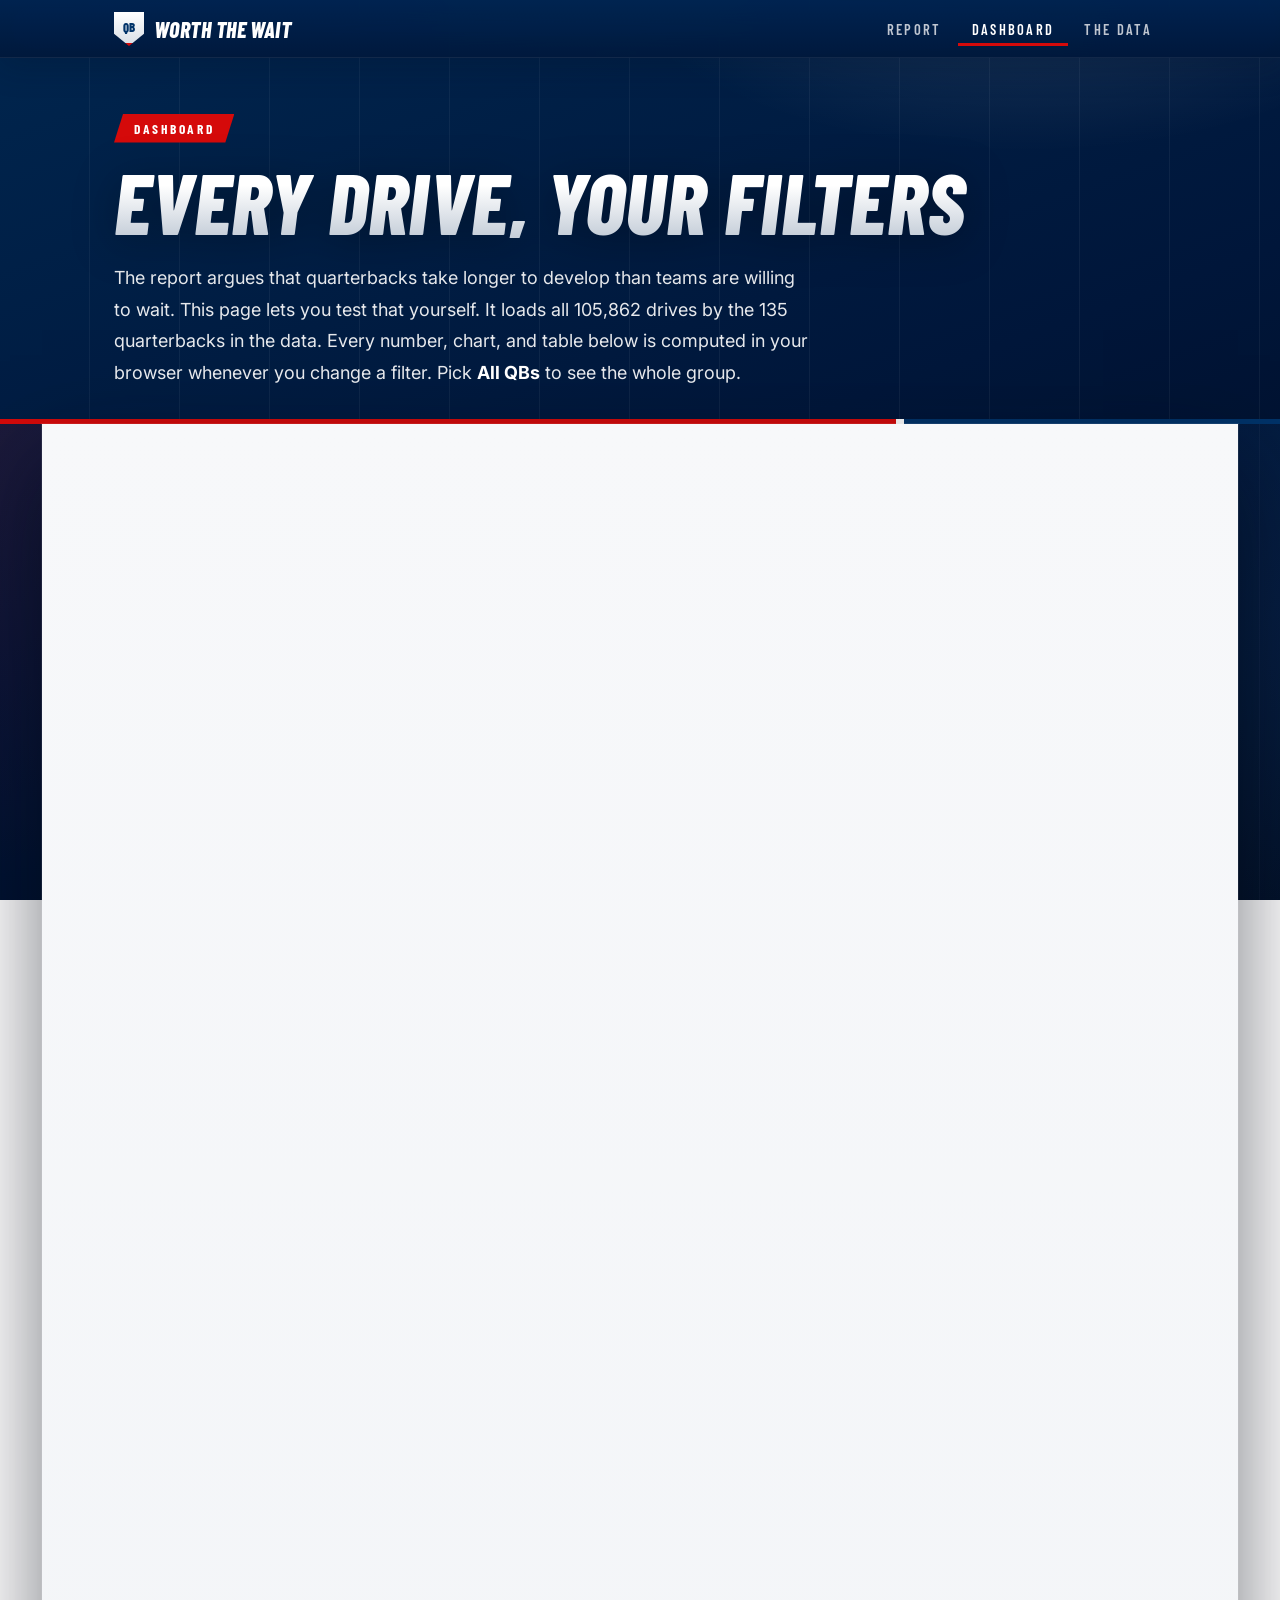
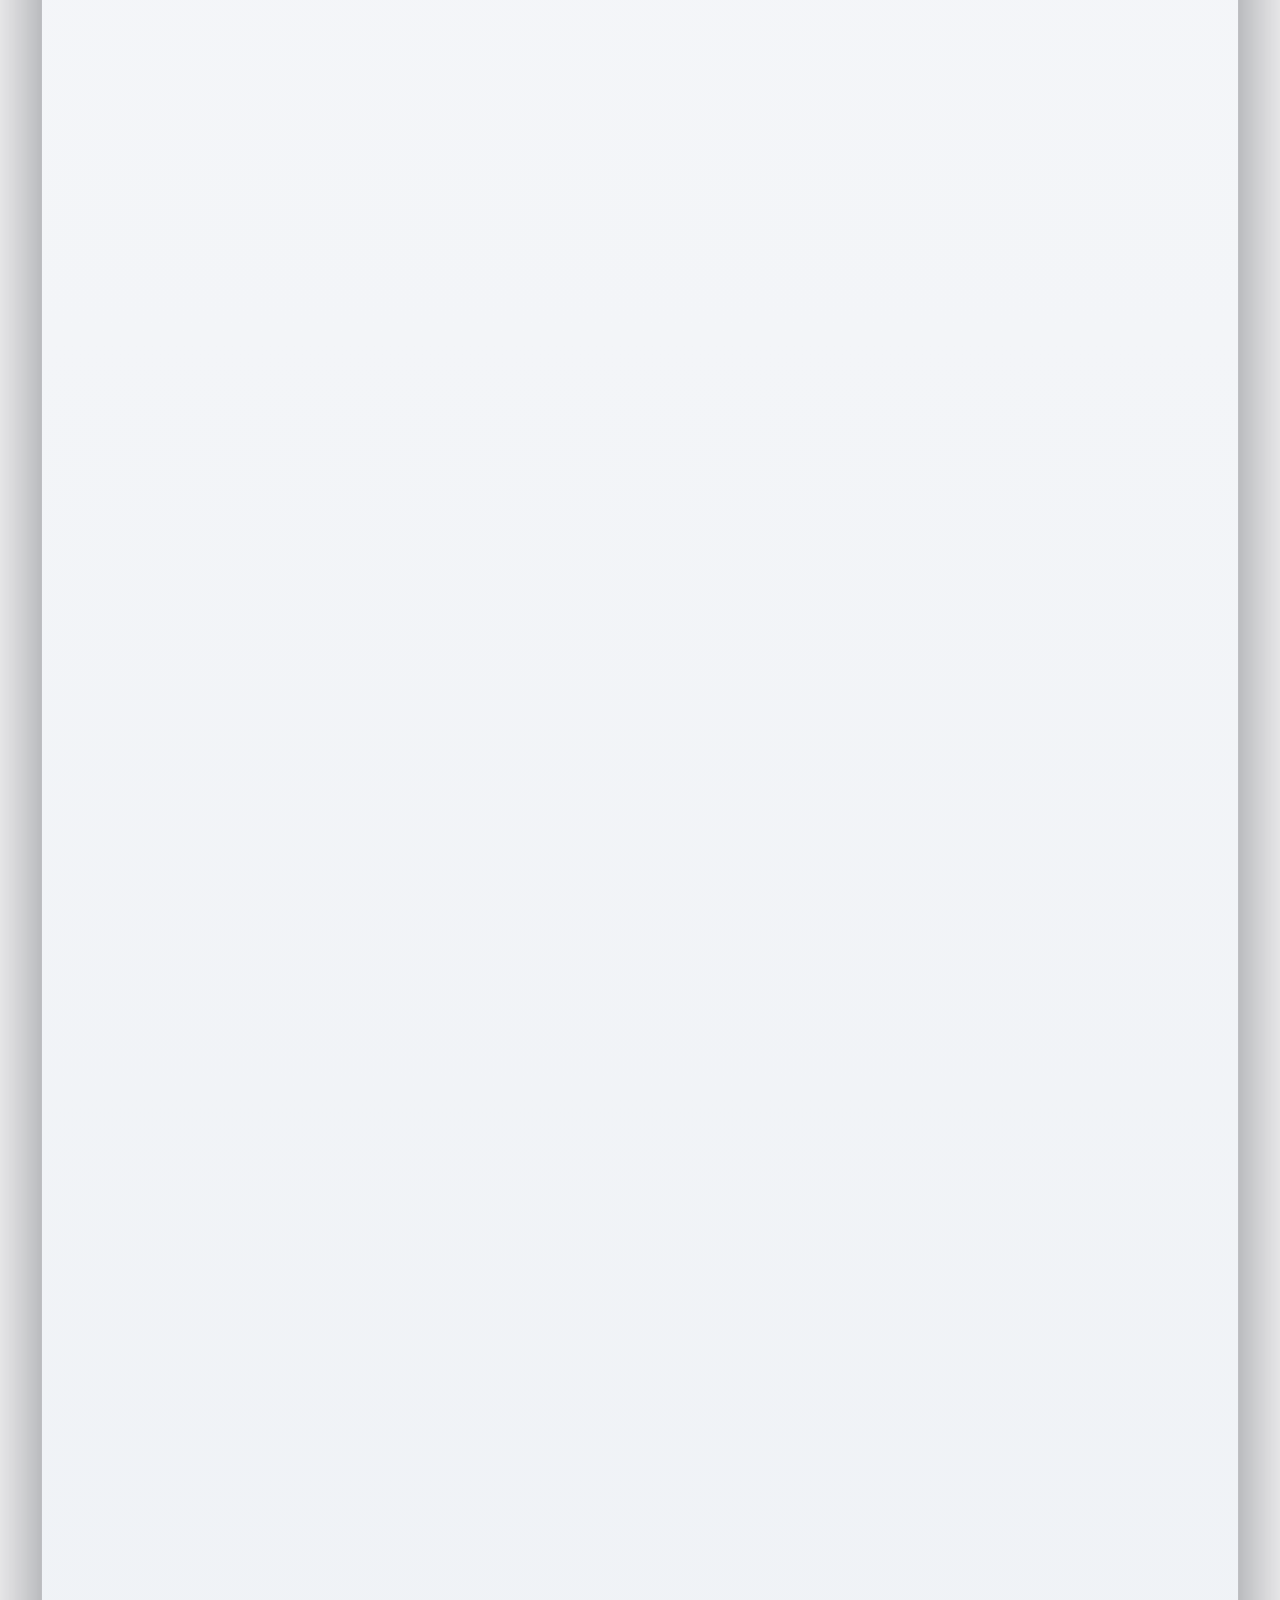
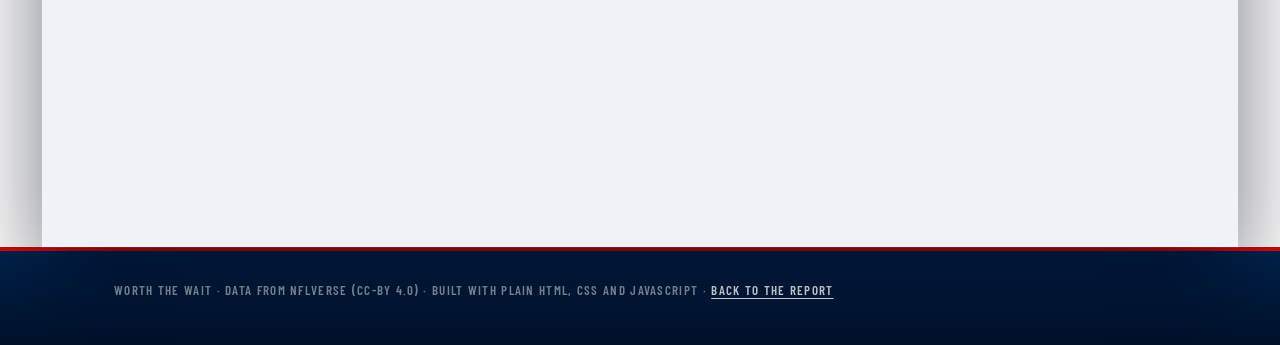
<file: dashboard.html>
<!doctype html>
<html lang="en">
<head>
  <meta charset="utf-8">
  <meta name="viewport" content="width=device-width, initial-scale=1">
  <title>QB Drive Dashboard</title>
  <meta name="description" content="Filter every drive by 135 NFL quarterbacks from the 2000–2025 rookie classes and watch the numbers and charts recompute.">
  <link rel="preconnect" href="https://fonts.googleapis.com">
  <link rel="preconnect" href="https://fonts.gstatic.com" crossorigin>
  <link href="https://fonts.googleapis.com/css2?family=Inter:wght@400;500;600&family=Oswald:wght@500;700&family=Barlow+Condensed:ital,wght@0,500;0,600;0,700;0,800;1,700;1,800&family=Source+Serif+4:opsz,wght@8..60,400;8..60,600;8..60,700&display=swap" rel="stylesheet">
  <!-- the pro theme is the default; ?look=plain switches to the plain look and ?look=pro back (remembered in this browser) -->
  <script>(function(){var l="pro";try{var q=new URLSearchParams(location.search).get("look");if(q)localStorage.setItem("qb-theme",q);l=q||localStorage.getItem("qb-theme")||"pro"}catch(e){}if(l!=="plain")document.documentElement.classList.add("glass","pro")})()</script>
  <link rel="stylesheet" href="assets/style.css?v=20261001w">
</head>
<body class="dash">
<!-- loading screen: the logo inside a ring that fills red as the drive data downloads, a football spiraling around it -->
<div class="loader" id="loader" role="status" aria-live="polite">
  <div class="loader-ring">
    <svg viewBox="0 0 200 200" aria-hidden="true">
      <defs>
        <linearGradient id="ld-leather" x1="0" y1="0" x2="0" y2="1">
          <stop offset="0" stop-color="#a85a2a"/><stop offset=".45" stop-color="#7a3b14"/><stop offset="1" stop-color="#4a210a"/>
        </linearGradient>
        <clipPath id="ld-clip"><path d="M2,11 C8,1 32,1 38,11 C32,21 8,21 2,11 Z"/></clipPath>
      </defs>
      <circle class="ring-track" cx="100" cy="100" r="88"/>
      <circle class="ring-fill" id="ring-fill" cx="100" cy="100" r="88" pathLength="1"/>
      <g class="ring-ball" id="ring-ball" style="transform: rotate(-90deg)">
        <g transform="translate(188,100) rotate(90) scale(.8) translate(-20,-11)">
          <path d="M2,11 C8,1 32,1 38,11 C32,21 8,21 2,11 Z" fill="url(#ld-leather)" stroke="#2e1405" stroke-width=".8"/>
          <g clip-path="url(#ld-clip)">
            <path d="M9.5,3 Q7.6,11 9.5,19" fill="none" stroke="#fff" stroke-width="1.7"/>
            <path d="M30.5,3 Q32.4,11 30.5,19" fill="none" stroke="#fff" stroke-width="1.7"/>
            <g id="ring-laces" stroke="#fff" stroke-width="1.1" stroke-linecap="round">
              <line x1="14" y1="0" x2="26" y2="0"/>
              <line x1="15.5" y1="-1.8" x2="15.5" y2="1.8"/><line x1="18.5" y1="-1.8" x2="18.5" y2="1.8"/>
              <line x1="21.5" y1="-1.8" x2="21.5" y2="1.8"/><line x1="24.5" y1="-1.8" x2="24.5" y2="1.8"/>
            </g>
            <ellipse cx="18" cy="6.5" rx="11" ry="2.4" fill="#fff" opacity=".18"/>
          </g>
        </g>
      </g>
    </svg>
    <div class="loader-logo"><span class="brand-mark">QB</span><span class="loader-name">Worth the Wait</span></div>
  </div>
  <p class="loader-text" id="loader-text">Loading 105,862 drives…</p>
</div>
<nav class="nav" aria-label="Site">
  <div class="wrap">
    <a class="brand" href="index.html"><span class="brand-mark">QB</span><span>Worth the Wait</span></a>
    <div class="nav-links">
      <a href="index.html">Report</a>
      <a href="dashboard.html" aria-current="page">Dashboard</a>
      <a href="index.html#about">The Data</a>
    </div>
  </div>
</nav>

<header class="hero dash-hero">
  <div class="wrap">
    <p class="kicker">Dashboard</p>
    <h1>Every drive, your filters</h1>
    <p class="summary">The report argues that quarterbacks take longer to develop than teams are willing to wait. This page lets you test that yourself. It loads all 105,862 drives by the 135 quarterbacks in the data. Every number, chart, and table below is computed in your browser whenever you change a filter. Pick <b>All QBs</b> to see the whole group.</p>
  </div>
</header>

<main class="wrap">
  <!-- filters -->
  <section class="card filters reveal" aria-label="Filters">
    <div class="filters-head">
      <h2>Filters</h2>
      <p class="showing" id="showing" aria-live="polite">Loading drives…</p>
      <button class="btn share-btn" id="share" type="button">Share this career</button>
      <button class="btn" id="reset" type="button">Reset all filters</button>
    </div>
    <div class="filter-grid">
      <div class="field wide">
        <label class="field-label" for="f-qb">Quarterback</label>
        <select id="f-qb"></select>
      </div>
      <div class="field">
        <span class="field-label">Seasons</span>
        <div class="range"><select id="f-s0" aria-label="First season"></select><span>to</span><select id="f-s1" aria-label="Last season"></select></div>
      </div>
      <div class="field">
        <span class="field-label">Rookie class</span>
        <div class="range"><select id="f-c0" aria-label="First rookie class"></select><span>to</span><select id="f-c1" aria-label="Last rookie class"></select></div>
      </div>
      <div class="field">
        <span class="field-label">Career year</span>
        <div class="range"><select id="f-y0" aria-label="First career year"></select><span>to</span><select id="f-y1" aria-label="Last career year"></select></div>
      </div>
      <div class="field">
        <span class="field-label">Quarter</span>
        <div class="chips" id="f-q" role="group" aria-label="Quarter"></div>
      </div>
      <div class="field">
        <span class="field-label">Game type</span>
        <div class="toggle" id="f-gt" role="group" aria-label="Game type"></div>
      </div>
      <div class="field">
        <span class="field-label">Home or away</span>
        <div class="toggle" id="f-ha" role="group" aria-label="Home or away"></div>
      </div>
      <div class="field">
        <span class="field-label">QB role</span>
        <div class="toggle" id="f-role" role="group" aria-label="QB role"></div>
      </div>
      <div class="field">
        <span class="field-label">Game result</span>
        <div class="toggle" id="f-res" role="group" aria-label="Game result"></div>
      </div>
    </div>
  </section>

  <!-- summary numbers -->
  <section class="kpis reveal" id="kpis" aria-label="Summary numbers"></section>

  <!-- what the charts measure -->
  <section class="metric-bar reveal">
    <span class="field-label">Charts measure</span>
    <div class="toggle" id="metric" role="group" aria-label="What the charts measure"></div>
  </section>

  <section class="dash-grid">
    <article class="card reveal" id="c1"></article>
    <article class="card reveal delay" id="c2"></article>
    <article class="card reveal" id="c3"></article>
    <article class="card reveal delay" id="c4"></article>
  </section>

  <!-- numbers behind the view -->
  <section class="card table-card reveal">
    <div class="card-head">
      <div>
        <h3 class="card-title">The numbers behind the charts</h3>
        <p class="card-sub" id="table-sub"></p>
      </div>
      <div class="table-tools">
        <div class="toggle" id="table-pick" role="group" aria-label="Which chart's numbers"></div>
        <button class="btn" id="download" type="button">Download CSV</button>
      </div>
    </div>
    <div id="table"></div>
  </section>

  <!-- method -->
  <section class="method dash-method reveal">
    <h5>How it's calculated</h5>
    <p><b>One row = one quarterback on one drive.</b> The data covers every quarterback whose rookie season was 2000 or later and who had at least one season with 9 or more starts. It includes every drive of their careers through 2025. Kneels and spikes are left out. This page loads <a href="data/dashboard_drives.csv">data/dashboard_drives.csv</a>, a trimmed copy of <code>data/qb_drives.csv</code> built by <code>05_dashboard_data.py</code>.</p>
    <h5>The four measures</h5>
    <p class="formula">Count = number of drives</p>
    <p class="formula">Total = sum of the stat over those drives</p>
    <p class="formula">Median = the middle drive's value when the drives are sorted by the stat</p>
    <p class="formula">Rate = total ÷ drives (× 100 for turnovers and for % of drives)</p>
    <p>Median is turned off for scoring drives, TD drives and turnovers. Almost every drive has 0 or 1 of these, so the middle drive is always 0 or 1 and tells you nothing.</p>
    <h5>The stats</h5>
    <p><b>QB EPA</b> (expected points added) is how many points the quarterback's own plays added to his team's expected score. For example, an interception is about −4.4 and a touchdown pass about +2.8. On this page it is the raw value, <i>not</i> the era-adjusted version used in the report, so the league-wide rise in passing over time shows up in it. <b>Drive yards</b> count the whole drive, whoever ran each play. <b>Passing yards</b> and <b>turnovers</b> (interceptions plus lost fumbles) count only the quarterback's own plays. A <b>scoring drive</b> ends in a touchdown or a field goal.</p>
    <h5>Reading it fairly</h5>
    <p>Later career years only include quarterbacks who lasted that long, so they lean toward the good ones. The 2022–2025 rookie classes have not reached those years yet. On the leaderboard, a quarterback needs at least 100 drives under the current filters to be ranked by median or rate, so a few lucky drives can't put someone at the top.</p>
  </section>
</main>

<footer>
  <div class="wrap">Worth the Wait · Data from nflverse (CC-BY 4.0) · Built with plain HTML, CSS and JavaScript · <a href="index.html">Back to the report</a></div>
</footer>

<script src="assets/charts.js?v=20261001w"></script>
<script src="assets/search.js?v=20261001w"></script>
<script src="assets/dashboard.js?v=20261001w"></script>
</body>
</html>
</file>
<file: assets/style.css>
/* Shared styles for the report (index.html) and the dashboard (dashboard.html).
   Editorial sports-journalism look on a light page: serif headlines, clean sans body,
   NFL navy and red as accents, condensed caps for small labels. */

:root {
  color-scheme: light;
  --page: #f6f6f3;          /* page background */
  --surface: #ffffff;       /* cards and charts */
  --surface-2: #f7f8f9;
  --ink: #0e1a2b;           /* primary text */
  --ink-2: #444f5e;         /* secondary text */
  --muted: #7a8594;
  --line: #e4e6ea;          /* hairlines, grid */
  --line-2: #cfd4da;
  --navy: #013369;          /* NFL navy */
  --red: #d50a0a;           /* NFL red */

  /* chart roles: blue = the QB getting better, red = the team moving on, orange = a looked-up QB */
  --c-qb: #2a78d6;
  --c-qb-wash: rgba(42, 120, 214, 0.08);
  --c-team: #e34948;
  --c-team-light: #f2a3a2;
  --c-neutral: #bcc3cc;
  --c-compare: #eb6834;

  --font-head: "Source Serif 4", Georgia, "Times New Roman", serif;
  --font-body: "Inter", system-ui, -apple-system, "Segoe UI", sans-serif;
  --font-label: "Oswald", "Arial Narrow", sans-serif;
  --radius: 12px;
  --max: 1100px;
  --text: 700px;
}

* { box-sizing: border-box; }
html { scroll-behavior: smooth; scroll-padding-top: 80px; }
body {
  margin: 0; background: var(--page); color: var(--ink);
  font: 16.5px/1.7 var(--font-body);
  -webkit-font-smoothing: antialiased;
}
a { color: var(--navy); text-underline-offset: 3px; }
.wrap { max-width: var(--max); margin: 0 auto; padding: 0 24px; }

/* ---------- navigation (shared) ---------- */
.nav { position: sticky; top: 0; z-index: 50; background: var(--navy); }
.nav .wrap { display: flex; align-items: center; gap: 28px; height: 58px; }
.brand {
  display: flex; align-items: center; gap: 10px; color: #fff; text-decoration: none;
  font: 600 19px/1 var(--font-head);
}
.brand-mark {
  width: 28px; height: 28px; border-radius: 50%; background: #fff; color: var(--navy);
  display: grid; place-items: center; font: 600 12px/1 var(--font-label); letter-spacing: .04em;
}
.nav-links { display: flex; align-items: center; gap: 2px; margin-left: auto; }
.nav-links a {
  color: rgba(255, 255, 255, .75); text-decoration: none;
  font: 500 13px/1 var(--font-label); letter-spacing: .12em; text-transform: uppercase;
  padding: 10px 14px;
}
.nav-links a:hover { color: #fff; }
.nav-links a[aria-current="page"] { color: #fff; box-shadow: inset 0 -2px 0 #fff; }
.progress {
  position: absolute; left: 0; bottom: -3px; height: 3px; width: 0; transition: width .1s linear;
  background: linear-gradient(90deg, rgba(213,10,10,0) 0%, rgba(213,10,10,.55) 45%, var(--red) 88%, #ff6a3d 100%);   /* the ball's trail */
}
/* the football at the front of the trail */
.football { position: absolute; right: -16px; top: -8px; width: 32px; height: 18px; pointer-events: none; rotate: var(--wobble, 0deg); }
.football svg { position: relative; display: block; width: 100%; height: 100%; filter: drop-shadow(0 2px 3px rgba(0,0,0,.45)); }
.football .speed { position: absolute; right: 100%; height: 1.5px; border-radius: 2px; background: linear-gradient(90deg, rgba(255,255,255,0), rgba(255,255,255,.85)); opacity: 0; transition: opacity .25s ease; }
.football .speed:nth-child(1) { top: 3px; width: 16px; margin-right: -2px; }
.football .speed:nth-child(2) { top: 8.5px; width: 24px; margin-right: 0; }
.football .speed:nth-child(3) { top: 14px; width: 14px; margin-right: -2px; }
.football.moving .speed { opacity: 1; transition-duration: .05s; }

/* ---------- hero ---------- */
.hero { background: var(--surface); border-bottom: 1px solid var(--line); padding: 72px 0 48px; }
.kicker {
  margin: 0 0 16px; font: 500 12.5px/1 var(--font-label); letter-spacing: .18em;
  text-transform: uppercase; color: var(--red);
}
.hero h1 { margin: 0; font: 700 clamp(46px, 8vw, 88px)/1 var(--font-head); letter-spacing: -.015em; }
.dek { margin: 16px 0 0; max-width: 30ch; font: 400 clamp(21px, 2.6vw, 27px)/1.35 var(--font-head); color: var(--ink-2); }
.byline {
  display: flex; flex-wrap: wrap; gap: 6px 18px; margin: 26px 0 0; padding: 14px 0; max-width: var(--text);
  border-top: 1px solid var(--line); border-bottom: 1px solid var(--line); font-size: 14px; color: var(--ink-2);
}
.byline strong { color: var(--ink); }
.summary { max-width: var(--text); margin: 24px 0 0; font-size: 18px; line-height: 1.75; color: var(--ink); }

/* ---------- headline numbers ---------- */
.scoreboard { display: grid; grid-template-columns: repeat(4, 1fr); gap: 0; margin: 44px 0 0; border-top: 2px solid var(--ink); }
.score { padding: 20px 22px 6px 0; }
.score + .score { padding-left: 22px; border-left: 1px solid var(--line); }
.score .value { font: 700 46px/1 var(--font-head); letter-spacing: -.01em; font-variant-numeric: lining-nums; }
.score.team .value { color: var(--red); }
.score:not(.team) .value { color: var(--navy); }
.score .label { margin-top: 10px; font-size: 14px; line-height: 1.5; color: var(--ink-2); }
.dataset-line { margin: 22px 0 0; font: 500 12px/1.4 var(--font-label); letter-spacing: .14em; text-transform: uppercase; color: var(--muted); }

/* ---------- parts and findings ---------- */
main { padding-bottom: 40px; }
.part { margin: 96px 0 0; }
.part-label {
  display: flex; align-items: center; gap: 14px;
  font: 500 12.5px/1 var(--font-label); letter-spacing: .18em; text-transform: uppercase; color: var(--red);
}
.part-label::after { content: ""; flex: 1; height: 1px; background: var(--line-2); }
.part h2 { margin: 14px 0 0; font: 700 clamp(30px, 4vw, 42px)/1.12 var(--font-head); max-width: 24ch; }
.part-intro { margin: 14px 0 0; max-width: var(--text); color: var(--ink-2); font-size: 17px; }

.finding { margin: 64px 0 0; }
.finding-text { max-width: var(--text); }
.finding .num { font: 500 12.5px/1 var(--font-label); letter-spacing: .16em; text-transform: uppercase; color: var(--muted); }
.finding h3 { margin: 10px 0 16px; font: 700 clamp(24px, 3vw, 31px)/1.2 var(--font-head); }
.finding p { margin: 0 0 16px; color: var(--ink-2); }
.finding p strong { color: var(--ink); font-weight: 600; }
.finding .card { margin-top: 12px; }

/* ---------- chart cards ---------- */
.card { background: var(--surface); border: 1px solid var(--line); border-radius: var(--radius); padding: 22px 24px 16px; min-width: 0; }
.card-head { display: flex; flex-wrap: wrap; align-items: flex-start; justify-content: space-between; gap: 12px; }
.card-title { margin: 0; font: 600 16px/1.35 var(--font-body); color: var(--ink); }
.card-sub { margin: 3px 0 0; font-size: 13px; color: var(--muted); }
.chart { position: relative; margin-top: 12px; min-height: 240px; }
.chart svg { display: block; width: 100%; height: auto; overflow: visible; }
.card-foot { display: flex; flex-wrap: wrap; justify-content: space-between; align-items: center; gap: 10px 16px; margin-top: 10px; padding-top: 12px; border-top: 1px solid var(--line); }
.note { font-size: 12.5px; color: var(--muted); }

.lookup { display: flex; flex-wrap: wrap; align-items: center; gap: 8px 12px; }
.lookup label { font: 500 12px/1 var(--font-label); letter-spacing: .12em; text-transform: uppercase; color: var(--ink-2); }
.lookup select, .picker select {
  font: 500 13.5px var(--font-body); color: var(--ink); padding: 7px 30px 7px 10px; border-radius: 8px;
  border: 1px solid var(--line-2); background: var(--surface); max-width: 240px;
}
.readout { flex-basis: 100%; margin: 0; font-size: 14px; color: var(--ink-2); min-height: 0; }
.readout:empty { display: none; }
.readout b { color: var(--ink); font-weight: 600; }
.readout .swatch { display: inline-block; width: 10px; height: 10px; border-radius: 50%; background: var(--c-compare); margin-right: 6px; vertical-align: 0; }

.toggle { display: inline-flex; background: var(--surface-2); border: 1px solid var(--line); border-radius: 8px; padding: 3px; gap: 2px; }
.toggle button { border: 0; background: transparent; color: var(--ink-2); cursor: pointer; font: 500 12.5px/1 var(--font-body); padding: 7px 10px; border-radius: 6px; }
.toggle button[aria-pressed="true"] { background: var(--surface); color: var(--ink); box-shadow: 0 1px 2px rgba(0,0,0,.12); }
.link-btn { border: 0; background: none; color: var(--navy); cursor: pointer; padding: 4px 0; font: 500 12.5px/1 var(--font-body); text-decoration: underline; text-underline-offset: 3px; }

/* chart internals */
.grid line { stroke: var(--line); stroke-width: 1; }
.tick-label { fill: var(--muted); font: 11.5px var(--font-body); }
.axis-title { fill: var(--muted); font: 11.5px var(--font-body); }
.baseline { stroke: var(--line-2); stroke-width: 1; }
.annot { fill: var(--ink-2); font: 600 12px var(--font-body); }
.annot-muted { fill: var(--muted); font: 11.5px var(--font-body); }
.direct-label { fill: var(--ink); font: 600 12px var(--font-body); }
.seg-label { font: 600 12px var(--font-body); }
.hit { fill: transparent; }
.clickable { cursor: pointer; }
.row-label { fill: var(--ink); font: 500 12.5px var(--font-body); }
.row-sub { fill: var(--muted); font: 11.5px var(--font-body); }
.row-hover { fill: var(--surface-2); opacity: 0; }
g.row:hover .row-hover, g.row.on .row-hover { opacity: 1; }
g.row.on .row-label { fill: var(--c-compare); }

.legend { display: flex; flex-wrap: wrap; gap: 8px 18px; margin: 10px 0 0; font-size: 12.5px; color: var(--ink-2); }
.legend span { display: inline-flex; align-items: center; gap: 7px; }
.legend i { width: 12px; height: 12px; border-radius: 3px; display: inline-block; }
.legend i.line { height: 3px; border-radius: 2px; width: 18px; }
.legend i.dot { border-radius: 50%; width: 10px; height: 10px; }

/* build-in animations (each time a chart scrolls into view) */
.anim .bar { transform-box: fill-box; transform-origin: 50% 100%; animation: grow-y .8s cubic-bezier(.2,.7,.2,1) both; animation-delay: calc(var(--i, 0) * 35ms); }
.anim .bar.down { transform-origin: 50% 0; }
.anim .hbar { transform-box: fill-box; transform-origin: 0 50%; animation: grow-x .8s cubic-bezier(.2,.7,.2,1) both; animation-delay: calc(var(--i, 0) * 60ms); }
.anim .hbar.left { transform-origin: 100% 50%; }
.anim .line { stroke-dasharray: 1; stroke-dashoffset: 1; animation: draw 1.2s cubic-bezier(.4,0,.2,1) forwards; }
.anim .dot, .anim .late, .anim .band { animation: fade .5s ease both; animation-delay: .7s; }
@keyframes grow-y { from { transform: scaleY(0); } }
@keyframes grow-x { from { transform: scaleX(0); } }
@keyframes draw { to { stroke-dashoffset: 0; } }
@keyframes fade { from { opacity: 0; } }

/* hover lift: the mark behind a tooltip grows slightly and casts a shadow, as if raised off the page */
.bar, .hbar, .dot, .slice { transform-box: fill-box; transform-origin: 50% 50%; transition: scale .18s ease, filter .18s ease; }

.bar.lift, .hbar.lift, g.row:hover .hbar, .seg:hover, .slice:hover, .slice.lift {
  scale: 1.07; filter: drop-shadow(0 4px 6px rgba(11,27,46,.28));
}
.dot.lift:not(.slice) { scale: 1.6; filter: drop-shadow(0 2px 4px rgba(11,27,46,.35)); }
.dial-track { transition: stroke-width .18s ease; }
.dial.lift .dial-track, .dial.lift .dial-fill { stroke-width: 22px; }
.dial.lift .dial-fill { filter: url(#dial-glow) drop-shadow(0 3px 6px rgba(11,27,46,.3)); }
.dial.lift .dial-value { font-size: 20px; }

.tooltip {
  position: fixed; z-index: 100; pointer-events: none;
  background: var(--ink); color: #fff; border-radius: 8px; padding: 9px 11px;
  font-size: 12.5px; line-height: 1.5; max-width: 300px; box-shadow: 0 6px 20px rgba(0,0,0,.18);
  opacity: 0; transform: translateY(4px); transition: opacity .12s, transform .12s;
}
.tooltip.show { opacity: 1; transform: none; }
.tooltip b { font-weight: 600; }
.tooltip .tt-row { display: flex; align-items: center; gap: 7px; }
.tooltip .tt-key { width: 9px; height: 9px; border-radius: 50%; flex: none; }
.tooltip .tt-dim { color: #b9c3cf; }

table.data { width: 100%; border-collapse: collapse; font-size: 13px; margin-top: 12px; font-variant-numeric: tabular-nums; }
table.data th, table.data td { padding: 6px 8px; border-bottom: 1px solid var(--line); text-align: right; }
table.data th { color: var(--muted); font-weight: 500; }
table.data th:first-child, table.data td:first-child { text-align: left; }
.table-wrap { max-height: 320px; overflow: auto; }

/* ---------- scroll reveal ---------- */
.reveal { opacity: 0; transform: translateY(28px); transition: opacity .8s ease, transform .8s cubic-bezier(.2,.7,.2,1); }
.reveal.above { transform: translateY(-28px); }
.reveal.in { opacity: 1; transform: none; }
.reveal.delay { transition-delay: .12s; }

/* ---------- late-bloomer cards (finding 08) ---------- */
.qb-cards { display: grid; grid-template-columns: repeat(3, 1fr); gap: 12px; margin-top: 14px; }
.qb-card {
  position: relative; text-align: left; border: 1px solid var(--line); border-radius: 10px; background: var(--surface);
  padding: 16px 16px 12px; cursor: pointer; font: inherit; color: inherit; overflow: hidden;
  transition: transform .15s ease, box-shadow .15s ease, border-color .15s;
}
.qb-card:hover { transform: translateY(-4px) scale(1.02); box-shadow: 0 12px 26px rgba(14,26,43,.14); border-color: var(--line-2); }
.qb-card.on { border-color: var(--c-compare); box-shadow: 0 0 0 2px var(--c-compare); }
.qb-card .stripe { position: absolute; left: 0; right: 0; top: 0; height: 6px; display: flex; }
.qb-card .stripe span { flex: 1; }
.qb-card h4 { margin: 2px 0 0; font: 700 18px/1.25 var(--font-head); }
.qb-card .route { margin: 2px 0 12px; font: 500 11.5px/1 var(--font-label); letter-spacing: .12em; text-transform: uppercase; color: var(--muted); }
.mini { display: grid; grid-template-columns: 94px 1fr 48px; align-items: center; gap: 8px; font-size: 12.5px; color: var(--ink-2); margin: 5px 0; }
.mini .track { position: relative; height: 10px; }
.mini .track::before { content: ""; position: absolute; top: -3px; bottom: -3px; left: var(--zero); width: 1px; background: var(--line-2); }
.mini .fill { position: absolute; top: 0; height: 10px; border-radius: 3px; }
.mini b { text-align: right; color: var(--ink); font-weight: 600; font-variant-numeric: tabular-nums; }
.qb-card .foot { margin-top: 10px; font-size: 12px; color: var(--muted); }
.show-more { margin-top: 14px; }
.btn {
  border: 1px solid var(--line-2); background: var(--surface); color: var(--ink); cursor: pointer;
  font: 500 13px/1 var(--font-body); padding: 10px 14px; border-radius: 8px;
}
.btn:hover { border-color: var(--navy); color: var(--navy); }

/* ---------- career explorer ---------- */
.explorer { margin: 72px 0 0; background: var(--surface); border: 1px solid var(--line); border-radius: 16px; overflow: hidden; }
.explorer-head { display: flex; flex-wrap: wrap; gap: 16px; align-items: flex-end; justify-content: space-between; padding: 28px 28px 20px; border-bottom: 1px solid var(--line); }
.explorer-head h2 { margin: 0; font: 700 32px/1.1 var(--font-head); }
.explorer-head p { margin: 8px 0 0; color: var(--ink-2); font-size: 15px; max-width: 58ch; }
.picker { display: flex; flex-wrap: wrap; gap: 8px; align-items: center; }
.picker select { min-width: 220px; max-width: none; padding: 9px 30px 9px 12px; font-size: 14px; }
.quick { display: flex; flex-wrap: wrap; gap: 6px; padding: 14px 28px 0; }
.quick span { font-size: 12px; color: var(--muted); align-self: center; margin-right: 4px; }
.chip { border: 1px solid var(--line-2); background: var(--surface); color: var(--ink-2); cursor: pointer; font: 500 12.5px/1 var(--font-body); padding: 7px 11px; border-radius: 999px; }
.chip:hover { border-color: var(--navy); color: var(--navy); }
.chip[aria-pressed="true"] { background: var(--navy); border-color: var(--navy); color: #fff; }

.explorer-body { display: grid; grid-template-columns: minmax(0, 6fr) minmax(0, 5fr); gap: 8px; padding: 8px 28px 28px; }
.dial-wrap { position: relative; }
.dial-wrap svg { display: block; width: 100%; height: auto; }
.jersey-body, .jersey-trim, .jersey-sleeve, .jersey-pin, .jersey-num, .jersey-num-outline, .jersey-name, .jersey-seam, .jersey-stitch, .jersey-collar-pin { transition: fill .45s ease, stroke .45s ease; }
.jersey-seam { fill: none; stroke-width: 1.4; }
.jersey-stitch { fill: none; stroke-width: 1.2; stroke-dasharray: 3 3; }
.jersey { transform-box: fill-box; transform-origin: 50% 60%; }
.jersey.pop { animation: jersey-pop .5s cubic-bezier(.2,.9,.3,1.3); }
.jersey-sweep { opacity: 0; }
.jersey-sweep.go { animation: jersey-sweep 1s cubic-bezier(.3,.6,.3,1); }
@keyframes jersey-pop { 0% { scale: .96; } 60% { scale: 1.02; } 100% { scale: 1; } }
@keyframes jersey-sweep { 0% { opacity: 1; translate: 0 0; } 100% { opacity: 1; translate: 420px 0; } }
.dial-caption { fill: rgba(255,255,255,.72); font: 600 11.5px var(--font-label); letter-spacing: .18em; text-transform: uppercase; }
.dial-track { stroke: #e1e6ed; }
.dial-tick { stroke: #b9c2ce; stroke-width: 1.2; }
.dial-tick.avg { stroke: var(--ink); stroke-width: 2.2; }
.dial-gloss { transition: stroke-dashoffset .7s cubic-bezier(.2,.7,.2,1); }
.dial-knob { transform-box: view-box; transform-origin: 320px 300px; transition: transform .7s cubic-bezier(.2,.7,.2,1), opacity .3s ease; filter: drop-shadow(0 2px 3px rgba(0,8,20,.35)); }
.dial-knob circle { transition: stroke .45s ease, r .18s ease; }
.dial.lift .dial-knob circle { r: 11; }
.dial-fill { transition: stroke-dashoffset .7s cubic-bezier(.2,.7,.2,1), stroke .45s ease, stroke-width .18s ease, filter .18s ease; }
.dial-label { fill: var(--muted); font: 500 11px var(--font-label); letter-spacing: .12em; text-transform: uppercase; }
.dial-value { fill: var(--ink); font: 700 18px var(--font-head); }
.dial-pct { fill: var(--ink-2); font: 12px var(--font-body); }
.dial-pct.above { fill: #1f9d55; font-weight: 600; }   /* same green and red as the best / worst season buttons */
.dial-pct.below { fill: #d64545; font-weight: 600; }

.season-panel { padding: 18px 0 0; }
.season-title { display: flex; align-items: baseline; gap: 10px; flex-wrap: wrap; }
.season-title h3 { margin: 0; font: 700 28px/1.1 var(--font-head); }
.season-title .yr { font: 500 12px/1 var(--font-label); letter-spacing: .12em; text-transform: uppercase; background: var(--navy); color: #fff; padding: 6px 8px; border-radius: 4px; }
.season-title .yr.orig-no { background: var(--red); }
.season-meta { margin: 8px 0 0; color: var(--ink-2); font-size: 14px; }
.statline { display: grid; grid-template-columns: repeat(4, 1fr); gap: 8px; margin: 16px 0 0; }
.stat { background: var(--surface-2); border: 1px solid var(--line); border-radius: 8px; padding: 10px 10px 8px; }
.stat b { display: block; font: 700 20px/1.15 var(--font-head); color: var(--ink); font-variant-numeric: tabular-nums; }
.stat span { font-size: 11.5px; color: var(--muted); line-height: 1.3; display: block; margin-top: 2px; }
.timeline { margin: 20px 0 0; }
.timeline-head { display: flex; justify-content: space-between; align-items: center; gap: 8px; }
.timeline-head h4 { margin: 0; font: 500 12px/1 var(--font-label); letter-spacing: .14em; text-transform: uppercase; color: var(--ink-2); }
.play { display: inline-flex; align-items: center; gap: 6px; cursor: pointer; border: 0; background: var(--red); color: #fff; border-radius: 999px; font: 500 12px/1 var(--font-label); letter-spacing: .12em; text-transform: uppercase; padding: 9px 14px; }
.play:hover { background: #b90909; }
.seasons { display: flex; flex-wrap: wrap; gap: 6px; margin-top: 10px; }
.season-btn { position: relative; border: 1px solid var(--line-2); background: var(--surface); cursor: pointer; border-radius: 8px; padding: 7px 8px 6px; min-width: 50px; text-align: center; font: 600 12px/1.1 var(--font-body); color: var(--ink-2); }
.season-btn small { display: block; font: 400 10.5px/1.2 var(--font-body); color: var(--muted); margin-top: 2px; }
.season-btn i { position: absolute; left: 6px; right: 6px; top: -1px; height: 3px; border-radius: 0 0 3px 3px; }
.season-btn[aria-pressed="true"] { border-color: var(--ink); box-shadow: 0 0 0 1px var(--ink); color: var(--ink); }
.season-btn { transition: scale .18s ease, translate .18s ease, filter .18s ease; }
.season-btn:hover { scale: 1.08; translate: 0 -2px; filter: drop-shadow(0 4px 6px rgba(11,27,46,.22)); z-index: 1; }
.career-chart { margin-top: 14px; }

/* ---------- about the data ---------- */
.about { margin: 110px 0 0; padding: 40px; background: var(--surface); border: 1px solid var(--line); border-radius: 16px; }
.about h2 { margin: 0 0 8px; font: 700 34px/1.1 var(--font-head); }
.about h3 { margin: 30px 0 8px; font: 500 12.5px/1.2 var(--font-label); letter-spacing: .16em; text-transform: uppercase; color: var(--red); }
.about p, .about li { color: var(--ink-2); max-width: 78ch; }
.about dl { display: grid; grid-template-columns: minmax(170px, 230px) 1fr; gap: 12px 24px; margin: 0; }
.about dt { font-weight: 600; color: var(--ink); }
.about dd { margin: 0; color: var(--ink-2); }
code { font: 13px ui-monospace, "Cascadia Code", Consolas, monospace; background: var(--surface-2); padding: 1px 5px; border-radius: 4px; border: 1px solid var(--line); }

footer { margin-top: 70px; padding: 30px 0 44px; border-top: 3px solid var(--navy); background: var(--surface); color: var(--muted); font-size: 13px; }

/* ---------- responsive ---------- */
@media (max-width: 900px) {
  .scoreboard { grid-template-columns: repeat(2, 1fr); }
  .score:nth-child(3) { padding-left: 0; border-left: 0; }
  .explorer-body { grid-template-columns: 1fr; }
  .qb-cards { grid-template-columns: repeat(2, 1fr); }
}
@media (max-width: 560px) {
  .wrap { padding: 0 16px; }
  .nav .wrap { gap: 12px; }
  .brand span:last-child { display: none; }
  .nav-links a { padding: 10px 8px; font-size: 12px; letter-spacing: .08em; }
  .hero { padding: 48px 0 36px; }
  .score .value { font-size: 36px; }
  .score + .score { padding-left: 14px; }
  .card { padding: 18px 16px 14px; }
  .statline { grid-template-columns: repeat(2, 1fr); }
  .qb-cards { grid-template-columns: 1fr; }
  .explorer-head, .explorer-body, .quick { padding-left: 16px; padding-right: 16px; }
  .about { padding: 22px; }
  .about dl { grid-template-columns: 1fr; gap: 2px; }
  .about dd { margin-bottom: 10px; }
}
@media (prefers-reduced-motion: reduce) {
  * { transition: none !important; animation: none !important; scroll-behavior: auto !important; }
  .reveal { opacity: 1; transform: none; }
  .anim .line { stroke-dasharray: none; stroke-dashoffset: 0; }
}

/* ---------- "How it's calculated" panel under each chart ---------- */
.method { margin-top: 14px; padding: 14px 16px; background: var(--surface-2); border: 1px solid var(--line); border-radius: 10px; }
.method h5 { margin: 0 0 8px; font: 500 11.5px/1 var(--font-label); letter-spacing: .14em; text-transform: uppercase; color: var(--navy); }
.method .formula {
  margin: 0 0 6px; font: 500 13.5px/1.6 ui-monospace, "Cascadia Code", Consolas, monospace; color: var(--ink);
}
.method .formula + .formula { margin-top: -2px; }
.method p { margin: 0; font-size: 13.5px; line-height: 1.6; color: var(--ink-2); }
.method p + p { margin-top: 6px; }

/* ---------- finding preface (e.g. why contracts start in 2011) ---------- */
.preface { margin: 0 0 16px; padding: 12px 16px; border-left: 3px solid var(--navy); background: var(--surface); font-size: 15px; color: var(--ink-2); border-radius: 0 8px 8px 0; }
.preface strong { color: var(--ink); }

/* ---------- team grid (finding 07, "Which teams") ---------- */
.team-grid { display: grid; grid-template-columns: repeat(8, 1fr); gap: 8px; margin-top: 14px; }
.team-tile {
  position: relative; border: 1px solid var(--line); border-radius: 8px; padding: 12px 8px 10px; text-align: center; background: var(--surface);
  overflow: hidden;
}
.team-tile::before { content: ""; position: absolute; left: 0; right: 0; top: 0; height: 4px; background: var(--team, var(--line-2)); }
.team-tile b { display: block; font: 700 15px/1.1 var(--font-label); letter-spacing: .04em; color: var(--ink); }
.team-tile span { display: block; margin-top: 4px; font-size: 11.5px; color: var(--muted); }
.team-tile { transition: transform .18s ease, box-shadow .18s ease; }
.team-tile:hover { transform: translateY(-3px) scale(1.04); box-shadow: 0 10px 22px rgba(14,26,43,.14); z-index: 1; }
.team-tile.none { background: var(--surface-2); }
.team-tile.none b { color: var(--muted); }
.team-tile.none::before { background: var(--line-2); }
.team-tile.on { box-shadow: 0 0 0 2px var(--c-compare); }
@media (max-width: 900px) { .team-grid { grid-template-columns: repeat(4, 1fr); } }

/* ---------- pie (finding 06) ---------- */
.pie-wrap { display: grid; grid-template-columns: minmax(0, 1fr) minmax(0, 1fr); gap: 18px; align-items: center; }
.pie-legend { display: grid; gap: 6px; font-size: 13.5px; color: var(--ink-2); }
.pie-legend div { display: grid; grid-template-columns: 14px 1fr auto; gap: 10px; align-items: center; padding: 6px 8px; border-radius: 6px; cursor: default; }
.pie-legend div:hover, .pie-legend div.on { background: var(--surface-2); }
.pie-legend i { width: 12px; height: 12px; border-radius: 3px; }
.pie-legend b { color: var(--ink); font-weight: 600; font-variant-numeric: tabular-nums; }
.slice { transition: transform .2s ease, scale .18s ease, filter .18s ease; transform-box: view-box; }   /* origin: donut center, set inline */
@media (max-width: 700px) { .pie-wrap { grid-template-columns: 1fr; } }
.preface.after { margin: 16px 0 0; max-width: var(--text); }

/* explorer: best and worst EPA seasons on the season buttons */
.season-btn.best { background: #a8e2bb; border-color: #1f9d55; color: #0f3d22; }
.season-btn.best small { color: #14532d; }
.season-btn.worst { background: #f5b0b0; border-color: #d64545; color: #5c1010; }
.season-btn.worst small { color: #6b1515; }
.season-btn.best[aria-pressed="true"] { box-shadow: 0 0 0 2px #1f9d55; }
.season-btn.worst[aria-pressed="true"] { box-shadow: 0 0 0 2px #d64545; }
.season-key { flex-basis: 100%; display: flex; flex-wrap: wrap; align-items: center; gap: 6px 8px; margin: 4px 0 0; font-size: 12px; color: var(--ink-2); }
.season-key .k { width: 12px; height: 12px; border-radius: 3px; border: 1px solid; margin-left: 4px; }
.season-key .k.best { background: #a8e2bb; border-color: #1f9d55; }
.season-key .k.worst { background: #f5b0b0; border-color: #d64545; margin-left: 10px; }
.season-btn.best:hover { background: #95d9aa; }
.season-btn.worst:hover { background: #f09c9c; }
.method p + h5 { margin-top: 14px; }

/* ---------- dashboard ---------- */
.dash-hero { padding: 56px 0 36px; }
.dash-hero h1 { font-size: clamp(40px, 6vw, 64px); }
.field-label { display: block; margin: 0 0 7px; font: 500 11.5px/1 var(--font-label); letter-spacing: .14em; text-transform: uppercase; color: var(--ink-2); }
.dash select {
  font: 500 13.5px var(--font-body); color: var(--ink); padding: 7px 28px 7px 10px; border-radius: 8px;
  border: 1px solid var(--line-2); background: var(--surface); min-width: 0;
}
.filters { margin-top: 32px; }
.filters-head { display: flex; flex-wrap: wrap; align-items: center; gap: 8px 18px; padding-bottom: 16px; border-bottom: 1px solid var(--line); }
.filters-head h2 { margin: 0; font: 700 22px/1.2 var(--font-head); }
.showing { margin: 0; flex: 1; min-width: 220px; font-size: 14px; color: var(--ink-2); }
.showing b { color: var(--ink); }
.filter-grid { display: grid; grid-template-columns: repeat(auto-fill, minmax(240px, 1fr)); gap: 18px 24px; padding: 18px 0 6px; }
.field.wide select { width: 100%; }
.range { display: flex; align-items: center; gap: 8px; font-size: 13px; color: var(--muted); }
.range select { flex: 1; min-width: 92px; }
.chips { display: flex; flex-wrap: wrap; gap: 6px; }
.dash .toggle { flex-wrap: wrap; }
.toggle button:disabled { opacity: .35; cursor: not-allowed; }

.kpis { display: grid; grid-template-columns: repeat(6, 1fr); margin: 28px 0 0; border-top: 2px solid var(--ink); }
.kpi { padding: 18px 16px 8px 0; min-width: 0; }
.kpi + .kpi { padding-left: 16px; border-left: 1px solid var(--line); }
.kpi-value { font: 700 34px/1 var(--font-head); color: var(--navy); font-variant-numeric: lining-nums tabular-nums; }
.kpi-label { margin-top: 8px; font-size: 13px; line-height: 1.4; color: var(--ink-2); }
.kpi-sub { margin-top: 6px; font-size: 12px; color: var(--muted); }
.kpi-sub b { color: var(--ink-2); font-weight: 600; }
.cmp { display: inline-block; margin-left: 4px; padding: 1px 6px; border-radius: 999px; font-size: 11px; font-weight: 600; }
.cmp.good { background: #dcf2e3; color: #14532d; }
.cmp.bad { background: #fbe1e1; color: #7a1616; }

.metric-bar { display: flex; flex-wrap: wrap; align-items: center; gap: 10px 14px; margin: 36px 0 0; padding: 14px 18px; background: var(--surface); border: 1px solid var(--line); border-radius: var(--radius); }
.metric-bar .field-label { margin: 0; }
.dash-grid { display: grid; grid-template-columns: repeat(2, minmax(0, 1fr)); gap: 16px; margin-top: 16px; }
.chart-controls { display: flex; flex-wrap: wrap; gap: 12px 18px; margin-top: 14px; }
.chart-controls .ctl { min-width: 0; }
.chart-note { margin: 8px 0 0; }
.chart-note:empty { display: none; }
.empty { margin: 40px 0; text-align: center; color: var(--muted); font-size: 14px; }
.table-card { margin-top: 16px; }
.table-tools { display: flex; flex-wrap: wrap; gap: 10px; align-items: center; }
.table-card #table { margin-top: 14px; }
.dash-method { margin-top: 28px; }
.dash-method p { margin: 0 0 10px; font-size: 14px; color: var(--ink-2); }
.dash-method .formula { color: var(--ink); }

@media (max-width: 1000px) {
  .kpis { grid-template-columns: repeat(3, 1fr); }
  .kpi:nth-child(4) { padding-left: 0; border-left: 0; }
  .kpi:nth-child(n+4) { border-top: 1px solid var(--line); }
}
@media (max-width: 820px) { .dash-grid { grid-template-columns: minmax(0, 1fr); } }
@media (max-width: 560px) {
  .kpis { grid-template-columns: repeat(2, 1fr); }
  .kpi:nth-child(n) { padding-left: 0; border-left: 0; border-top: 1px solid var(--line); }
  .kpi:nth-child(even) { padding-left: 14px; border-left: 1px solid var(--line); }
  .kpi:nth-child(-n+2) { border-top: 0; }
  .kpi-value { font-size: 28px; }
  .filter-grid { grid-template-columns: 1fr; }
}
.explore { margin: 12px 0 0; font-size: 13.5px; }
.explore a { font-weight: 600; }

/* =====================================================================================
   PRO THEME (the default look; add ?look=plain to the address for the plain look, ?look=pro to come back)
   Night-game hero, frosted glass panels on a cool stadium-gray page, broadcast-style
   condensed italic display type for the big moments, glossy chart marks.
   Only colors, type and finish change here; words, layout and charts stay the same.
   ===================================================================================== */
html.pro {
  --page: #eceff3;
  --surface: #ffffff;
  --surface-2: #f3f5f8;
  --ink: #0a1526;
  --ink-2: #3a4657;
  --muted: #6c7889;
  --line: #e0e4ea;
  --line-2: #c7ced8;
  --navy: #013369;
  --navy-deep: #00183a;
  --red: #d50a0a;
  --red-bright: #ff4545;
  --silver: #a5acaf;
  --font-label: "Barlow Condensed", "Oswald", "Arial Narrow", sans-serif;
  --font-display: "Barlow Condensed", "Oswald", "Arial Narrow", sans-serif;
  --glass: linear-gradient(180deg, rgba(255,255,255,.94), rgba(255,255,255,.80));
  --glass-edge: rgba(255,255,255,.95);
  --lift-1: 0 1px 0 rgba(255,255,255,1) inset, 0 0 0 1px rgba(10,21,38,.05), 0 2px 4px rgba(10,21,38,.04), 0 18px 40px -14px rgba(10,21,38,.18);
  scrollbar-color: #9aa6b6 transparent;
}
html.pro ::selection { background: rgba(213,10,10,.16); }
html.pro :focus-visible { outline: 2px solid #2a78d6; outline-offset: 2px; border-radius: 6px; }
html.pro body {
  background:
    radial-gradient(1200px 700px at 88% 0%, rgba(1,51,105,.10), transparent 60%),
    radial-gradient(900px 600px at 0% 45%, rgba(213,10,10,.05), transparent 60%),
    linear-gradient(180deg, #f2f4f7 0%, #e8ecf1 100%);
  background-attachment: fixed;
}

/* ---- nav ---- */
html.pro .nav {
  background: linear-gradient(180deg, rgba(0,35,79,.94), rgba(0,24,58,.94));
  backdrop-filter: blur(18px) saturate(180%); -webkit-backdrop-filter: blur(18px) saturate(180%);
  box-shadow: inset 0 -1px 0 rgba(255,255,255,.07), 0 10px 30px rgba(0,16,40,.22);
}
html.pro .brand { font: italic 800 22px/1 var(--font-display); letter-spacing: .02em; text-transform: uppercase; }
html.pro .brand-mark {
  width: 30px; height: 34px; border-radius: 0; font: 800 13px/1 var(--font-display); letter-spacing: .02em; padding-bottom: 4px;
  background: linear-gradient(180deg, #ffffff 0%, #d7dde5 100%); color: var(--navy);
  clip-path: polygon(0 0, 100% 0, 100% 64%, 50% 100%, 0 64%);   /* shield */
  box-shadow: inset 0 -3px 0 var(--red);
}
html.pro .nav-links a { font: 600 14.5px/1 var(--font-label); letter-spacing: .16em; }
html.pro .nav-links a[aria-current="page"] { box-shadow: inset 0 -3px 0 var(--red); }
html.pro .progress { box-shadow: 0 0 10px rgba(255,69,69,.45); }

/* ---- hero: a night game under the lights ---- */
html.pro .hero {
  position: relative; overflow: hidden; color: #fff; border-bottom: 0;
  background:
    radial-gradient(760px 420px at 80% -12%, rgba(255,255,255,.17), transparent 62%),
    radial-gradient(520px 320px at 20% -18%, rgba(160,200,255,.10), transparent 60%),
    radial-gradient(760px 420px at 6% 125%, rgba(213,10,10,.32), transparent 62%),
    repeating-linear-gradient(90deg, transparent 0 89px, rgba(255,255,255,.05) 89px 90px),
    linear-gradient(160deg, #00264f 0%, #00163a 52%, #000b1d 100%);
}
html.pro .hero::after {   /* sideline stripe */
  content: ""; position: absolute; left: 0; right: 0; bottom: 0; height: 5px;
  background: linear-gradient(90deg, var(--red) 0 70%, #fff 70% 70.6%, var(--navy) 70.6% 100%);
}
html.pro .hero .wrap { position: relative; z-index: 1; }
html.pro .hero .kicker {
  display: inline-block; margin-bottom: 20px; padding: 8px 20px 7px; color: #fff; background: var(--red);
  font: 700 13.5px/1 var(--font-label); letter-spacing: .2em;
  clip-path: polygon(9px 0, 100% 0, calc(100% - 9px) 100%, 0 100%);
}
html.pro .hero h1 {
  font: italic 800 clamp(60px, 10.5vw, 128px)/.88 var(--font-display); letter-spacing: .005em; text-transform: uppercase;
  background: linear-gradient(180deg, #ffffff 30%, #c4cdd8 100%); -webkit-background-clip: text; background-clip: text; color: transparent;
  filter: drop-shadow(0 6px 22px rgba(0,0,0,.35));
  padding-right: .06em;   /* room for the italic overhang */
}
html.pro .dash-hero h1 { font-size: clamp(46px, 7vw, 86px); }
html.pro .dek { color: rgba(255,255,255,.82); }
html.pro .byline { border-color: rgba(255,255,255,.16); color: rgba(255,255,255,.66); }
html.pro .byline strong { color: #fff; }
html.pro .hero .summary { color: rgba(255,255,255,.9); }
html.pro .hero .summary b { color: #fff; }

/* headline numbers: frosted scoreboard tiles */
html.pro .scoreboard { gap: 14px; border-top: 0; margin-top: 40px; }
html.pro .scoreboard .score {
  position: relative; overflow: hidden; padding: 22px 20px 16px; border: 1px solid rgba(255,255,255,.15); border-radius: 14px;
  background: linear-gradient(180deg, rgba(255,255,255,.13), rgba(255,255,255,.04));
  backdrop-filter: blur(12px); -webkit-backdrop-filter: blur(12px);
  box-shadow: inset 0 1px 0 rgba(255,255,255,.22), 0 14px 30px -12px rgba(0,0,0,.45);
}
html.pro .scoreboard .score::before { content: ""; position: absolute; left: 0; right: 0; top: 0; height: 3px; background: linear-gradient(90deg, #4f93ec, rgba(79,147,236,0)); }
html.pro .scoreboard .score.team::before { background: linear-gradient(90deg, var(--red-bright), rgba(255,69,69,0)); }
html.pro .score .value { font: italic 800 58px/.95 var(--font-display); letter-spacing: .01em; }
html.pro .score:not(.team) .value { color: #fff; }
html.pro .score.team .value { color: var(--red-bright); }
html.pro .score .label { color: rgba(255,255,255,.74); }
html.pro .dataset-line { color: rgba(255,255,255,.5); font: 600 13px/1.4 var(--font-label); letter-spacing: .18em; }

/* ---- parts ("quarters") and findings ---- */
html.pro .part-label { font: 700 15px/1 var(--font-label); letter-spacing: .22em; color: var(--red); gap: 14px; }
html.pro .part-label::before { content: ""; width: 30px; height: 6px; background: var(--red); transform: skewX(-24deg); flex: none; }
html.pro .part-label::after { background: linear-gradient(90deg, var(--line-2), transparent); }
html.pro .part h2 {
  font: italic 800 clamp(40px, 5.6vw, 66px)/.94 var(--font-display); text-transform: uppercase; letter-spacing: .005em;
  color: var(--navy-deep); max-width: 20ch; margin-top: 16px;
}
html.pro .finding .num { font: 700 15px/1 var(--font-label); letter-spacing: .2em; color: var(--red); display: flex; align-items: center; gap: 10px; }
html.pro .finding .num::after { content: ""; width: 40px; height: 2px; background: var(--red); opacity: .5; }
html.pro .finding h3 { color: var(--ink); }
html.pro .finding p strong { color: var(--ink); background: linear-gradient(transparent 64%, rgba(213,10,10,.13) 0); padding: 0 1px; }

/* ---- frosted glass panels ---- */
html.pro .card, html.pro .explorer, html.pro .about, html.pro .metric-bar {
  position: relative; background: var(--glass); border: 1px solid var(--glass-edge); border-radius: 18px;
  backdrop-filter: blur(18px) saturate(160%); -webkit-backdrop-filter: blur(18px) saturate(160%);
  box-shadow: var(--lift-1);
}
html.pro .card::before, html.pro .explorer::before, html.pro .about::before {   /* thin team-color rule along the top */
  content: ""; position: absolute; left: 26px; right: 26px; top: -1px; height: 3px; border-radius: 0 0 3px 3px;
  background: linear-gradient(90deg, var(--navy), #2a78d6 55%, rgba(42,120,214,0));
}
html.pro .explorer { border-radius: 22px; }
html.pro .explorer-head { background: linear-gradient(180deg, rgba(1,51,105,.05), rgba(1,51,105,0)); border-bottom-color: rgba(10,21,38,.07); }
html.pro .card-title { font-weight: 600; letter-spacing: -.005em; }
html.pro .card-foot { border-top-color: rgba(10,21,38,.07); }
html.pro .method {
  background: linear-gradient(180deg, #f5f7fa, #edf1f6); border: 1px solid rgba(10,21,38,.06); border-left: 3px solid var(--navy);
  border-radius: 12px; box-shadow: inset 0 1px 0 rgba(255,255,255,.9);
}
html.pro .method h5 { font: 700 13px/1 var(--font-label); letter-spacing: .18em; }
html.pro .qb-card, html.pro .team-tile {
  background: var(--glass); border: 1px solid var(--glass-edge); box-shadow: 0 0 0 1px rgba(10,21,38,.05), 0 8px 22px -12px rgba(10,21,38,.2);
}
html.pro .team-tile.none { background: linear-gradient(180deg, #f1f3f6, #e8ecf1); }
html.pro .qb-card .route, html.pro .lookup label, html.pro .field-label, html.pro .timeline-head h4 { font-weight: 600; letter-spacing: .16em; }

/* ---- controls ---- */
html.pro .toggle { background: rgba(10,21,38,.05); border: 1px solid rgba(10,21,38,.06); border-radius: 10px; }
html.pro .toggle button { border-radius: 7px; }
html.pro .toggle button[aria-pressed="true"] {
  color: var(--navy); font-weight: 600;
  background: linear-gradient(180deg, #ffffff, #f2f5f9);
  box-shadow: inset 0 1px 0 #fff, 0 1px 2px rgba(10,21,38,.12), 0 3px 10px -4px rgba(10,21,38,.25);
}
html.pro .chip, html.pro .btn, html.pro .season-btn {
  background-image: linear-gradient(180deg, rgba(255,255,255,.9), rgba(255,255,255,.2) 50%, rgba(255,255,255,0) 52%, rgba(10,21,38,.035));
  box-shadow: inset 0 1px 0 rgba(255,255,255,.95), 0 1px 3px rgba(10,21,38,.08);
}
html.pro .chip[aria-pressed="true"] {
  background: linear-gradient(180deg, #0b4a92, #013369); border-color: #012a57; color: #fff;
  box-shadow: inset 0 1px 0 rgba(255,255,255,.25), 0 4px 12px -4px rgba(1,51,105,.6);
}
html.pro .play {
  background: linear-gradient(180deg, #f2262b 0%, #c80909 52%, #b30707 100%);
  box-shadow: inset 0 1px 0 rgba(255,255,255,.35), 0 6px 16px -6px rgba(213,10,10,.7);
  font: 700 13px/1 var(--font-label); letter-spacing: .16em;
}
html.pro .play:hover { background: linear-gradient(180deg, #ff3a3f 0%, #d40c0c 52%, #bd0808 100%); }
html.pro select, html.pro .dash select, html.pro .lookup select, html.pro .picker select {
  border-radius: 10px; border-color: rgba(10,21,38,.14);
  background-color: #fff; box-shadow: inset 0 1px 2px rgba(10,21,38,.05), 0 1px 0 rgba(255,255,255,.9);
}
html.pro .season-btn[aria-pressed="true"] { box-shadow: 0 0 0 1px var(--ink), inset 0 1px 0 rgba(255,255,255,.9); }
html.pro .season-btn.best[aria-pressed="true"] { box-shadow: 0 0 0 2px #1f9d55, inset 0 1px 0 rgba(255,255,255,.9); }
html.pro .season-btn.worst[aria-pressed="true"] { box-shadow: 0 0 0 2px #d64545, inset 0 1px 0 rgba(255,255,255,.9); }
html.pro .season-title .yr {
  font: 700 13px/1 var(--font-label); letter-spacing: .16em; padding: 7px 14px 6px; border-radius: 0;
  background: linear-gradient(180deg, #0b4a92, #013369); clip-path: polygon(6px 0, 100% 0, calc(100% - 6px) 100%, 0 100%);
}
html.pro .season-title .yr.orig-no { background: linear-gradient(180deg, #f2262b, #b30707); }

/* ---- numbers in broadcast type ---- */
html.pro .stat {
  background: linear-gradient(180deg, #ffffff, #f2f5f9); border: 1px solid rgba(10,21,38,.07); border-radius: 10px;
  box-shadow: inset 0 1px 0 #fff, 0 2px 6px -3px rgba(10,21,38,.15);
}
html.pro .stat b { font: 800 25px/1.05 var(--font-display); letter-spacing: .01em; color: var(--navy-deep); }
html.pro .dial-value { font: 800 23px var(--font-display); fill: var(--navy-deep); }
html.pro .dial.lift .dial-value { font-size: 25px; }
html.pro .dial-label { font: 600 12.5px var(--font-label); letter-spacing: .16em; }
html.pro .season-title h3 { letter-spacing: -.01em; }
html.pro .qb-card h4 { letter-spacing: -.005em; }
html.pro .team-tile b { font: 800 17px/1.1 var(--font-display); letter-spacing: .04em; }

/* ---- tooltip ---- */
html.pro .tooltip {
  background: rgba(0,24,58,.92); border: 1px solid rgba(255,255,255,.1); border-top: 2px solid var(--red); border-radius: 10px;
  backdrop-filter: blur(10px); -webkit-backdrop-filter: blur(10px); box-shadow: 0 14px 30px -8px rgba(0,10,30,.45);
}

/* ---- glossy color swatches, stripes and mini bars ---- */
html.pro .legend i, html.pro .pie-legend i, html.pro .season-btn i, html.pro .qb-card .fill, html.pro .qb-card .stripe span, html.pro .team-tile::before {
  background-image: linear-gradient(180deg, rgba(255,255,255,.55), rgba(255,255,255,.12) 48%, rgba(255,255,255,0) 52%, rgba(0,0,0,.1));
}

/* ---- tables ---- */
html.pro table.data th { font: 700 12.5px/1.2 var(--font-label); letter-spacing: .14em; text-transform: uppercase; color: var(--ink-2); background: #f3f5f8; position: sticky; top: 0; }
html.pro table.data tbody tr:nth-child(even) td { background: rgba(1,51,105,.025); }
html.pro table.data tbody tr:hover td { background: rgba(42,120,214,.07); }

/* ---- about, footer ---- */
html.pro .about { padding: 44px; }
html.pro .about h2 { font: italic 800 clamp(38px, 5vw, 56px)/.95 var(--font-display); text-transform: uppercase; color: var(--navy-deep); }
html.pro .about h3 { font: 700 14px/1.2 var(--font-label); letter-spacing: .2em; }
html.pro code { background: #eef2f7; border-color: rgba(10,21,38,.08); }
html.pro footer {
  background: linear-gradient(180deg, #00234f, #00112a); color: rgba(255,255,255,.62); border-top: 4px solid var(--red);
  font: 600 13px/1.5 var(--font-label); letter-spacing: .1em; text-transform: uppercase;
}
html.pro footer a { color: #fff; }

/* ---- dashboard ---- */
html.pro .filters-head h2 { font: italic 800 30px/1 var(--font-display); text-transform: uppercase; color: var(--navy-deep); }
html.pro .filters-head { border-bottom-color: rgba(10,21,38,.07); }
html.pro .kpis {
  border-top: 0; border-radius: 18px; overflow: hidden; padding: 0 20px;
  background: var(--glass); border: 1px solid var(--glass-edge); box-shadow: var(--lift-1);
  backdrop-filter: blur(18px) saturate(160%); -webkit-backdrop-filter: blur(18px) saturate(160%);
}
html.pro .kpi { padding-top: 20px; padding-bottom: 14px; }
html.pro .kpi + .kpi { border-left-color: rgba(10,21,38,.07); }
html.pro .kpi-value { font: italic 800 44px/.95 var(--font-display); letter-spacing: .01em; color: var(--navy); }
html.pro .metric-bar .field-label { color: var(--navy); }

@media (max-width: 560px) {
  html.pro .score .value { font-size: 44px; }
  html.pro .kpi-value { font-size: 34px; }
  html.pro .scoreboard { gap: 10px; }
  html.pro .about { padding: 24px; }
}

/* ---- night-game borders: the hero's navy runs down both sides, the content sits in a white column ---- */
html.pro body {
  background:
    radial-gradient(900px 600px at 50% -10%, rgba(255,255,255,.10), transparent 60%),
    radial-gradient(700px 900px at -5% 40%, rgba(213,10,10,.16), transparent 60%),
    radial-gradient(700px 900px at 105% 70%, rgba(42,120,214,.16), transparent 60%),
    repeating-linear-gradient(90deg, transparent 0 89px, rgba(255,255,255,.035) 89px 90px),
    linear-gradient(160deg, #00264f 0%, #00163a 50%, #000b1d 100%);
  background-attachment: fixed;
}
html.pro main.wrap {
  position: relative; max-width: calc(var(--max) + 96px); padding: 4px 48px 72px;
  background: linear-gradient(180deg, #f7f8fa 0%, #eff2f6 100%);
  box-shadow: 0 0 0 1px rgba(255,255,255,.08), 0 40px 90px rgba(0,6,18,.55);
}
html.pro .hero { background-attachment: fixed; }
html.pro footer { margin-top: 0; }
@media (max-width: 1200px) { html.pro main.wrap { box-shadow: none; } }
@media (max-width: 560px) { html.pro main.wrap { padding: 4px 16px 48px; } }

/* ---------- Q1-Q4 dots on the reading progress bar (click to jump to that part) ---------- */
.quarters { position: absolute; left: 0; right: 0; bottom: -1.5px; height: 0; z-index: 2; }
.football { z-index: 3; }
.qdot {
  position: absolute; top: 0; translate: -50% -50%; width: 24px; height: 24px; padding: 0; border-radius: 50%;
  border: 2px solid #fff; background: var(--navy); color: #fff; cursor: pointer;
  font: 700 9px/1 var(--font-body); letter-spacing: -.02em;
  box-shadow: 0 2px 6px rgba(0,0,0,.35); transition: background .25s ease, scale .15s ease;
}
.qdot:hover { scale: 1.18; }
.qdot.passed { background: var(--red); }

/* ---------- explorer: head-to-head, share, keyboard hint ---------- */
.picker .btn { padding: 9px 12px; }
.h2h-btn[aria-pressed="true"] { background: var(--navy); border-color: var(--navy); color: #fff; }
html.pro .h2h-btn[aria-pressed="true"] { background: linear-gradient(180deg, #0b4a92, #013369); color: #fff; }
.share-btn.done { border-color: #1f9d55; color: #14532d; background: #e3f5e9; }
.quick .keys { order: 99; margin-left: auto; font-size: 12px; color: var(--muted); }
.dials { min-width: 0; }
.vs-name { display: none; }
.explorer.h2h .explorer-body { grid-template-columns: minmax(0, 1fr); }
.explorer.h2h .dials { display: grid; grid-template-columns: repeat(2, minmax(0, 1fr)); gap: 20px; align-items: start; }
.explorer.h2h .vs-name, .vs-bar { display: flex; align-items: center; justify-content: center; min-height: 40px; margin: 0; }
.explorer.h2h .vs-name { text-align: center; font: 700 14px/1.3 var(--font-label); letter-spacing: .12em; text-transform: uppercase; color: var(--ink); }
.vs-bar { gap: 10px; }
.vs-label { font: italic 800 20px/1 var(--font-label); color: var(--red); text-transform: uppercase; }
.vs-bar select { font: 500 13.5px var(--font-body); padding: 7px 28px 7px 10px; border-radius: 8px; border: 1px solid var(--line-2); background: var(--surface); }
.vs-note { margin: 2px 0 0; text-align: center; font-size: 13px; color: var(--ink-2); }
.dial-b.missing .dial-wrap { opacity: .45; filter: grayscale(.6); }
.vs-seasons { display: flex; flex-wrap: wrap; justify-content: center; gap: 5px; margin-top: 10px; }
.vs-seasons .season-btn { min-width: 44px; padding: 6px 6px 5px; font-size: 11.5px; }
.vs-match { display: flex; justify-content: center; align-items: center; gap: 7px; margin-top: 10px; font-size: 12.5px; color: var(--ink-2); cursor: pointer; }
.vs-match input { accent-color: var(--navy); width: 15px; height: 15px; }
@media (max-width: 700px) {
  .explorer.h2h .dials { grid-template-columns: minmax(0, 1fr); }
  .quick .keys { display: none; }
}

/* ---------- dashboard loading screen: the logo inside a ring that fills red, a football spiraling around it ---------- */
.loader {
  position: fixed; inset: 0; z-index: 200; display: grid; place-content: center; justify-items: center; gap: 22px; color: #fff;
  background: radial-gradient(700px 420px at 50% 28%, rgba(255,255,255,.13), transparent 62%), linear-gradient(160deg, #00264f 0%, #00163a 55%, #000b1d 100%);
  transition: opacity .55s ease, visibility .55s;
}
.loader.done { opacity: 0; visibility: hidden; }
.loader-ring { position: relative; width: 230px; height: 230px; }
.loader-ring svg { display: block; width: 100%; height: 100%; overflow: visible; }
.ring-track { fill: none; stroke: rgba(255,255,255,.12); stroke-width: 8; }
.ring-fill {
  fill: none; stroke: var(--red); stroke-width: 8; stroke-linecap: round; stroke-dasharray: 1; stroke-dashoffset: 1;
  transform: rotate(-90deg); transform-origin: 100px 100px; transition: stroke-dashoffset .25s linear;
  filter: drop-shadow(0 0 6px rgba(255,69,69,.75));
}
.ring-ball { transform-origin: 100px 100px; transition: transform .25s linear; }
.loader-logo { position: absolute; inset: 0; display: grid; place-content: center; justify-items: center; gap: 12px; }
.loader-logo .brand-mark { width: 58px; height: 58px; font-size: 21px; }
html.pro .loader-logo .brand-mark { width: 54px; height: 62px; font-size: 22px; padding-bottom: 8px; }
.loader-name { font: italic 800 25px/1 var(--font-display, var(--font-label)); letter-spacing: .02em; text-transform: uppercase; }
.loader-text { margin: 0; font: 600 13px/1 var(--font-label); letter-spacing: .18em; text-transform: uppercase; color: rgba(255,255,255,.72); font-variant-numeric: tabular-nums; }

/* ---------- type-to-search quarterback pickers ---------- */
.qbs { position: relative; display: inline-block; min-width: 200px; max-width: 100%; vertical-align: middle; }
.field.wide .qbs { width: 100% !important; }
.qbs-input {
  width: 100%; font: 500 13.5px var(--font-body); color: var(--ink); padding: 8px 30px 8px 32px;
  border: 1px solid var(--line-2); border-radius: 10px; background-color: var(--surface);
  background-image:
    url("data:image/svg+xml,%3Csvg xmlns='http://www.w3.org/2000/svg' viewBox='0 0 20 20'%3E%3Ccircle cx='8.5' cy='8.5' r='5.5' fill='none' stroke='%237a8594' stroke-width='2'/%3E%3Cpath d='M13 13l4 4' stroke='%237a8594' stroke-width='2' stroke-linecap='round'/%3E%3C/svg%3E"),
    url("data:image/svg+xml,%3Csvg xmlns='http://www.w3.org/2000/svg' viewBox='0 0 20 20'%3E%3Cpath d='M5 8l5 5 5-5' fill='none' stroke='%237a8594' stroke-width='2' stroke-linecap='round' stroke-linejoin='round'/%3E%3C/svg%3E");
  background-repeat: no-repeat; background-size: 15px, 14px; background-position: 10px 50%, calc(100% - 10px) 50%;
  box-shadow: inset 0 1px 2px rgba(10,21,38,.05); transition: border-color .15s, box-shadow .15s;
}
.qbs-input::placeholder { color: var(--muted); }
.qbs-input:hover { border-color: var(--navy); }
.qbs-input:focus { outline: none; border-color: #2a78d6; box-shadow: 0 0 0 3px rgba(42,120,214,.18); }
.picker .qbs-input { font-size: 14px; padding-top: 9px; padding-bottom: 9px; }
.qbs-list {
  position: fixed; z-index: 150; margin: 0; padding: 6px; list-style: none; overflow: auto; max-width: 340px;
  background: #fff; border: 1px solid rgba(10,21,38,.1); border-radius: 12px;
  box-shadow: 0 18px 40px -10px rgba(10,21,38,.3), 0 2px 6px rgba(10,21,38,.08);
  font: 14px/1.3 var(--font-body);
}
.qbs-group { padding: 10px 10px 4px; font: 600 11px/1 var(--font-label); letter-spacing: .14em; text-transform: uppercase; color: var(--muted); }
.qbs-item { padding: 8px 10px; border-radius: 8px; color: var(--ink); cursor: pointer; }
.qbs-item b { color: var(--navy); font-weight: 700; }
.qbs-item.current { font-weight: 600; }
.qbs-item.current::after { content: " ✓"; color: #1f9d55; }
.qbs-item.active { background: rgba(42,120,214,.1); }
.qbs-empty { padding: 10px; color: var(--muted); }
.qbs-sub { margin-left: 8px; font-size: 11.5px; color: var(--muted); font-weight: 400; }
</file>
